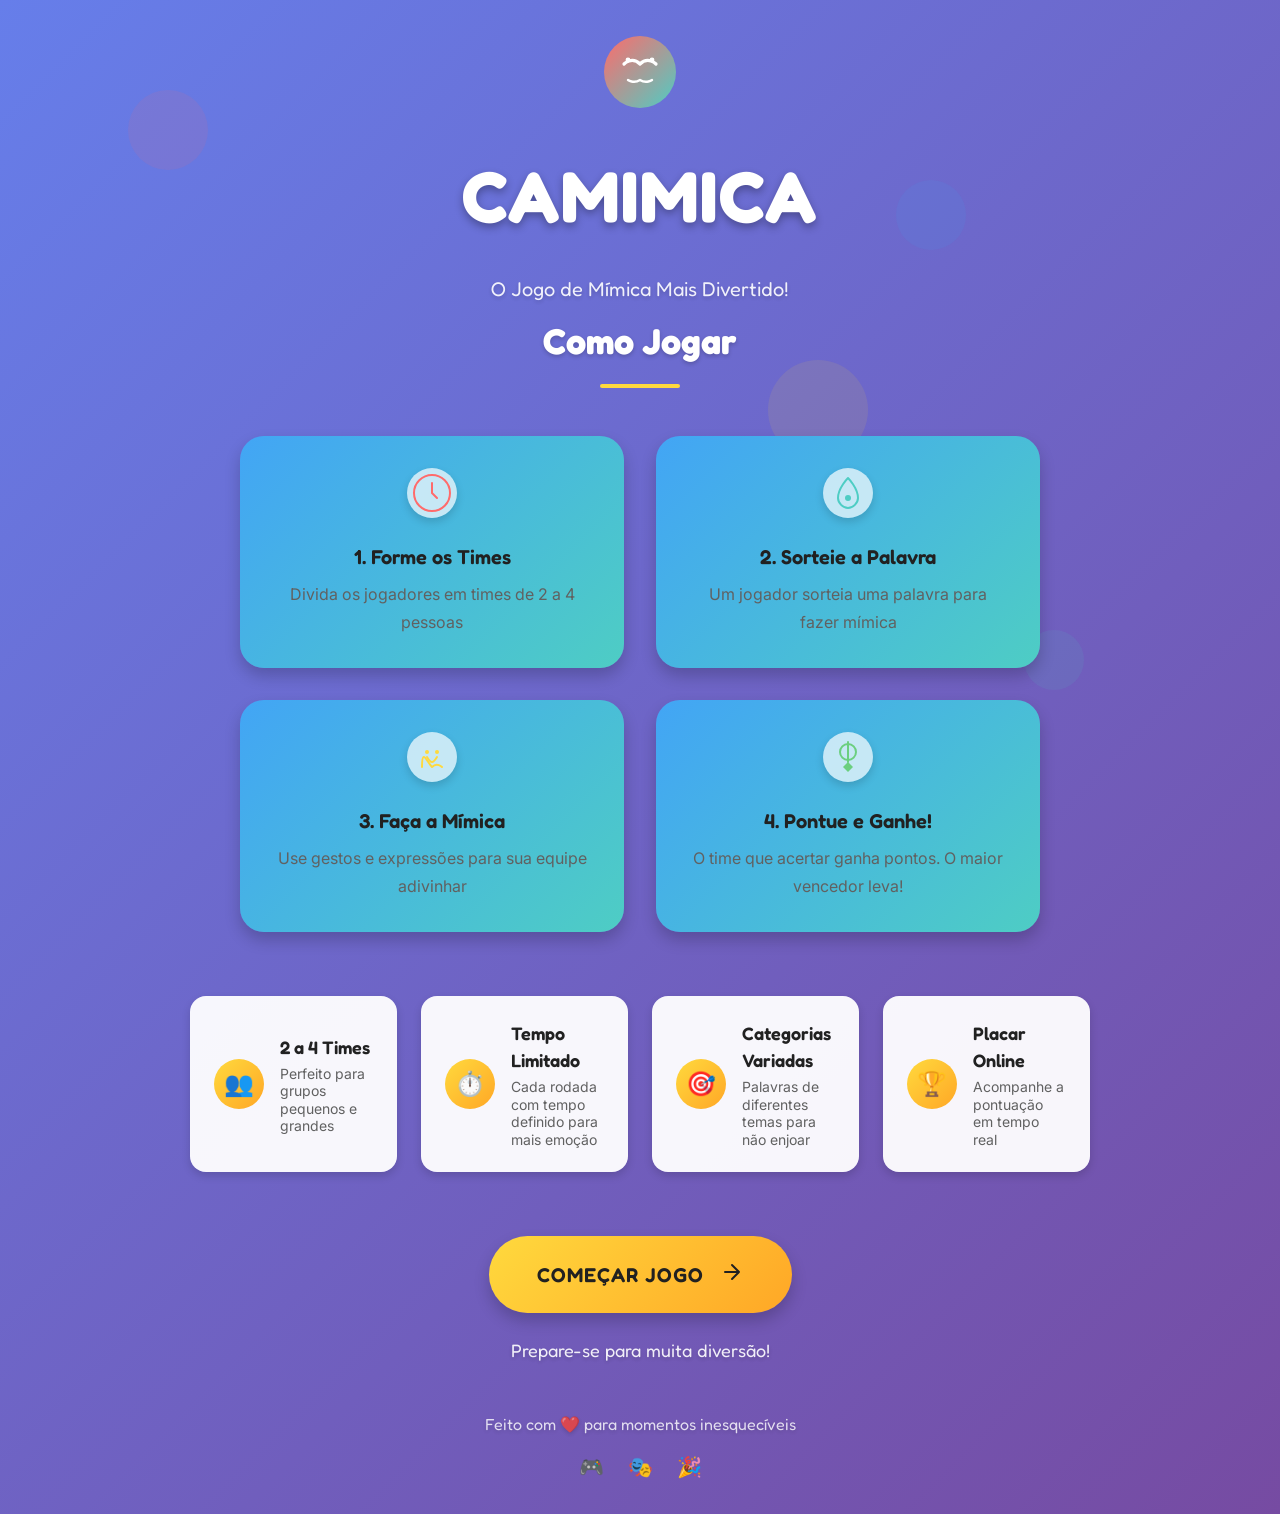
<file: index.html>
<!DOCTYPE html>
<html lang="pt-BR">
<head>
    <meta charset="UTF-8">
    <meta name="viewport" content="width=device-width, initial-scale=1.0">
    <meta name="description" content="CAMIMICA - Jogo de Mímica Divertido">
    <meta name="keywords" content="jogo, mimica, diversão, times, competição">
    <meta name="author" content="Alberto Ferreira Neto">
    <link rel="manifest" href="manifest.json">
    
    <!-- Open Graph Meta Tags -->
    <meta property="og:title" content="CAMIMICA - Jogo de Mímica">
    <meta property="og:description" content="O jogo de mímica mais divertido para jogar com amigos!">
    <meta property="og:type" content="website">
    
    <!-- Favicon -->
    <link rel="icon" type="image/svg+xml" href="assets/icons/favicon.svg">
    
    <!-- CSS -->
    <link rel="stylesheet" href="css/style.css">
    
    <!-- Google Fonts -->
    <link rel="preconnect" href="https://fonts.googleapis.com">
    <link rel="preconnect" href="https://fonts.gstatic.com" crossorigin>
    <link href="https://fonts.googleapis.com/css2?family=Fredoka:wght@300;400;500;600;700&family=Inter:wght@400;500;600;700&display=swap" rel="stylesheet">
    
    <title>CAMIMICA - Jogo de Mímica</title>
</head>
<body>
    <!-- Background Animation -->
    <div class="background-animation">
        <div class="floating-element floating-element--1"></div>
        <div class="floating-element floating-element--2"></div>
        <div class="floating-element floating-element--3"></div>
        <div class="floating-element floating-element--4"></div>
        <div class="floating-element floating-element--5"></div>
    </div>

    <!-- Main Container -->
    <main class="main-container">
        <!-- Game Logo -->
        <header class="game-header">
            <div class="game-logo">
                <div class="logo-icon">
                    <svg width="80" height="80" viewBox="0 0 100 100" fill="none" xmlns="http://www.w3.org/2000/svg">
                        <circle cx="50" cy="50" r="45" fill="url(#gradient1)"/>
                        <path d="M30 40C30 40 40 30 50 40C60 30 70 40 70 40" stroke="white" stroke-width="4" stroke-linecap="round" stroke-linejoin="round"/>
                        <circle cx="35" cy="35" r="3" fill="white"/>
                        <circle cx="65" cy="35" r="3" fill="white"/>
                        <path d="M35 60C35 60 42 65 50 60C58 65 65 60 65 60" stroke="white" stroke-width="3" stroke-linecap="round" stroke-linejoin="round"/>
                        <defs>
                            <linearGradient id="gradient1" x1="0%" y1="0%" x2="100%" y2="100%">
                                <stop offset="0%" style="stop-color:#FF6B6B"/>
                                <stop offset="100%" style="stop-color:#4ECDC4"/>
                            </linearGradient>
                        </defs>
                    </svg>
                </div>
                <h1 class="game-title">CAMIMICA</h1>
                <p class="game-subtitle">O Jogo de Mímica Mais Divertido!</p>
            </div>
        </header>

        <!-- How to Play Section -->
        <section class="how-to-play">
            <div class="section-header">
                <h2 class="section-title">Como Jogar</h2>
                <div class="title-underline"></div>
            </div>
            
            <div class="instructions-grid">
                <div class="instruction-card">
                    <div class="instruction-icon">
                        <svg width="40" height="40" viewBox="0 0 40 40" fill="none" xmlns="http://www.w3.org/2000/svg">
                            <circle cx="20" cy="20" r="18" stroke="var(--primary-color)" stroke-width="2"/>
                            <path d="M20 10V20L25 25" stroke="var(--primary-color)" stroke-width="2" stroke-linecap="round" stroke-linejoin="round"/>
                        </svg>
                    </div>
                    <h3>1. Forme os Times</h3>
                    <p>Divida os jogadores em times de 2 a 4 pessoas</p>
                </div>
                
                <div class="instruction-card">
                    <div class="instruction-icon">
                        <svg width="40" height="40" viewBox="0 0 40 40" fill="none" xmlns="http://www.w3.org/2000/svg">
                            <path d="M20 5C20 5 10 15 10 25C10 30 15 35 20 35C25 35 30 30 30 25C30 15 20 5 20 5Z" stroke="var(--secondary-color)" stroke-width="2" stroke-linecap="round" stroke-linejoin="round"/>
                            <circle cx="20" cy="25" r="3" fill="var(--secondary-color)"/>
                        </svg>
                    </div>
                    <h3>2. Sorteie a Palavra</h3>
                    <p>Um jogador sorteia uma palavra para fazer mímica</p>
                </div>
                
                <div class="instruction-card">
                    <div class="instruction-icon">
                        <svg width="40" height="40" viewBox="0 0 40 40" fill="none" xmlns="http://www.w3.org/2000/svg">
                            <path d="M15 20C15 20 18 25 20 25C22 25 25 20 25 20" stroke="var(--accent-color)" stroke-width="2" stroke-linecap="round" stroke-linejoin="round"/>
                            <circle cx="15" cy="15" r="2" fill="var(--accent-color)"/>
                            <circle cx="25" cy="15" r="2" fill="var(--accent-color)"/>
                            <path d="M10 30C10 10 15 25 20 30C25 25 30 30 30 30" stroke="var(--accent-color)" stroke-width="2" stroke-linecap="round" stroke-linejoin="round"/>
                        </svg>
                    </div>
                    <h3>3. Faça a Mímica</h3>
                    <p>Use gestos e expressões para sua equipe adivinhar</p>
                </div>
                
                <div class="instruction-card">
                    <div class="instruction-icon">
                        <svg width="40" height="40" viewBox="0 0 40 40" fill="none" xmlns="http://www.w3.org/2000/svg">
                            <path d="M20 35L25 30L20 25L15 30L20 35Z" fill="var(--success-color)"/>
                            <path d="M20 5V25" stroke="var(--success-color)" stroke-width="2" stroke-linecap="round"/>
                            <circle cx="20" cy="15" r="8" stroke="var(--success-color)" stroke-width="2" stroke-linecap="round" stroke-linejoin="round"/>
                        </svg>
                    </div>
                    <h3>4. Pontue e Ganhe!</h3>
                    <p>O time que acertar ganha pontos. O maior vencedor leva!</p>
                </div>
            </div>
        </section>

        <!-- Game Features -->
        <section class="game-features">
            <div class="features-container">
                <div class="feature-item">
                    <div class="feature-icon">👥</div>
                    <div class="feature-text">
                        <h4>2 a 4 Times</h4>
                        <p>Perfeito para grupos pequenos e grandes</p>
                    </div>
                </div>
                
                <div class="feature-item">
                    <div class="feature-icon">⏱️</div>
                    <div class="feature-text">
                        <h4>Tempo Limitado</h4>
                        <p>Cada rodada com tempo definido para mais emoção</p>
                    </div>
                </div>
                
                <div class="feature-item">
                    <div class="feature-icon">🎯</div>
                    <div class="feature-text">
                        <h4>Categorias Variadas</h4>
                        <p>Palavras de diferentes temas para não enjoar</p>
                    </div>
                </div>
                
                <div class="feature-item">
                    <div class="feature-icon">🏆</div>
                    <div class="feature-text">
                        <h4>Placar Online</h4>
                        <p>Acompanhe a pontuação em tempo real</p>
                    </div>
                </div>
            </div>
        </section>

        <!-- Start Button -->
        <section class="start-section">
            <button class="start-button" id="startButton" onclick="goToConfig()">
                <span class="button-text">Começar Jogo</span>
                <span class="button-icon">
                    <svg width="24" height="24" viewBox="0 0 24 24" fill="none" xmlns="http://www.w3.org/2000/svg">
                        <path d="M5 12L19 12M19 12L12 5M19 12L12 19" stroke="currentColor" stroke-width="2" stroke-linecap="round" stroke-linejoin="round"/>
                    </svg>
                </span>
            </button>
            
            <p class="start-subtitle">Prepare-se para muita diversão!</p>
        </section>

        <!-- Footer -->
        <footer class="game-footer">
            <p>Feito com ❤️ para momentos inesquecíveis</p>
            <div class="footer-icons">
                <span>🎮</span>
                <span>🎭</span>
                <span>🎉</span>
            </div>
        </footer>
    </main>

    <!-- JavaScript -->
    <script src="js/main.js"></script>
</body>
</html>
</file>
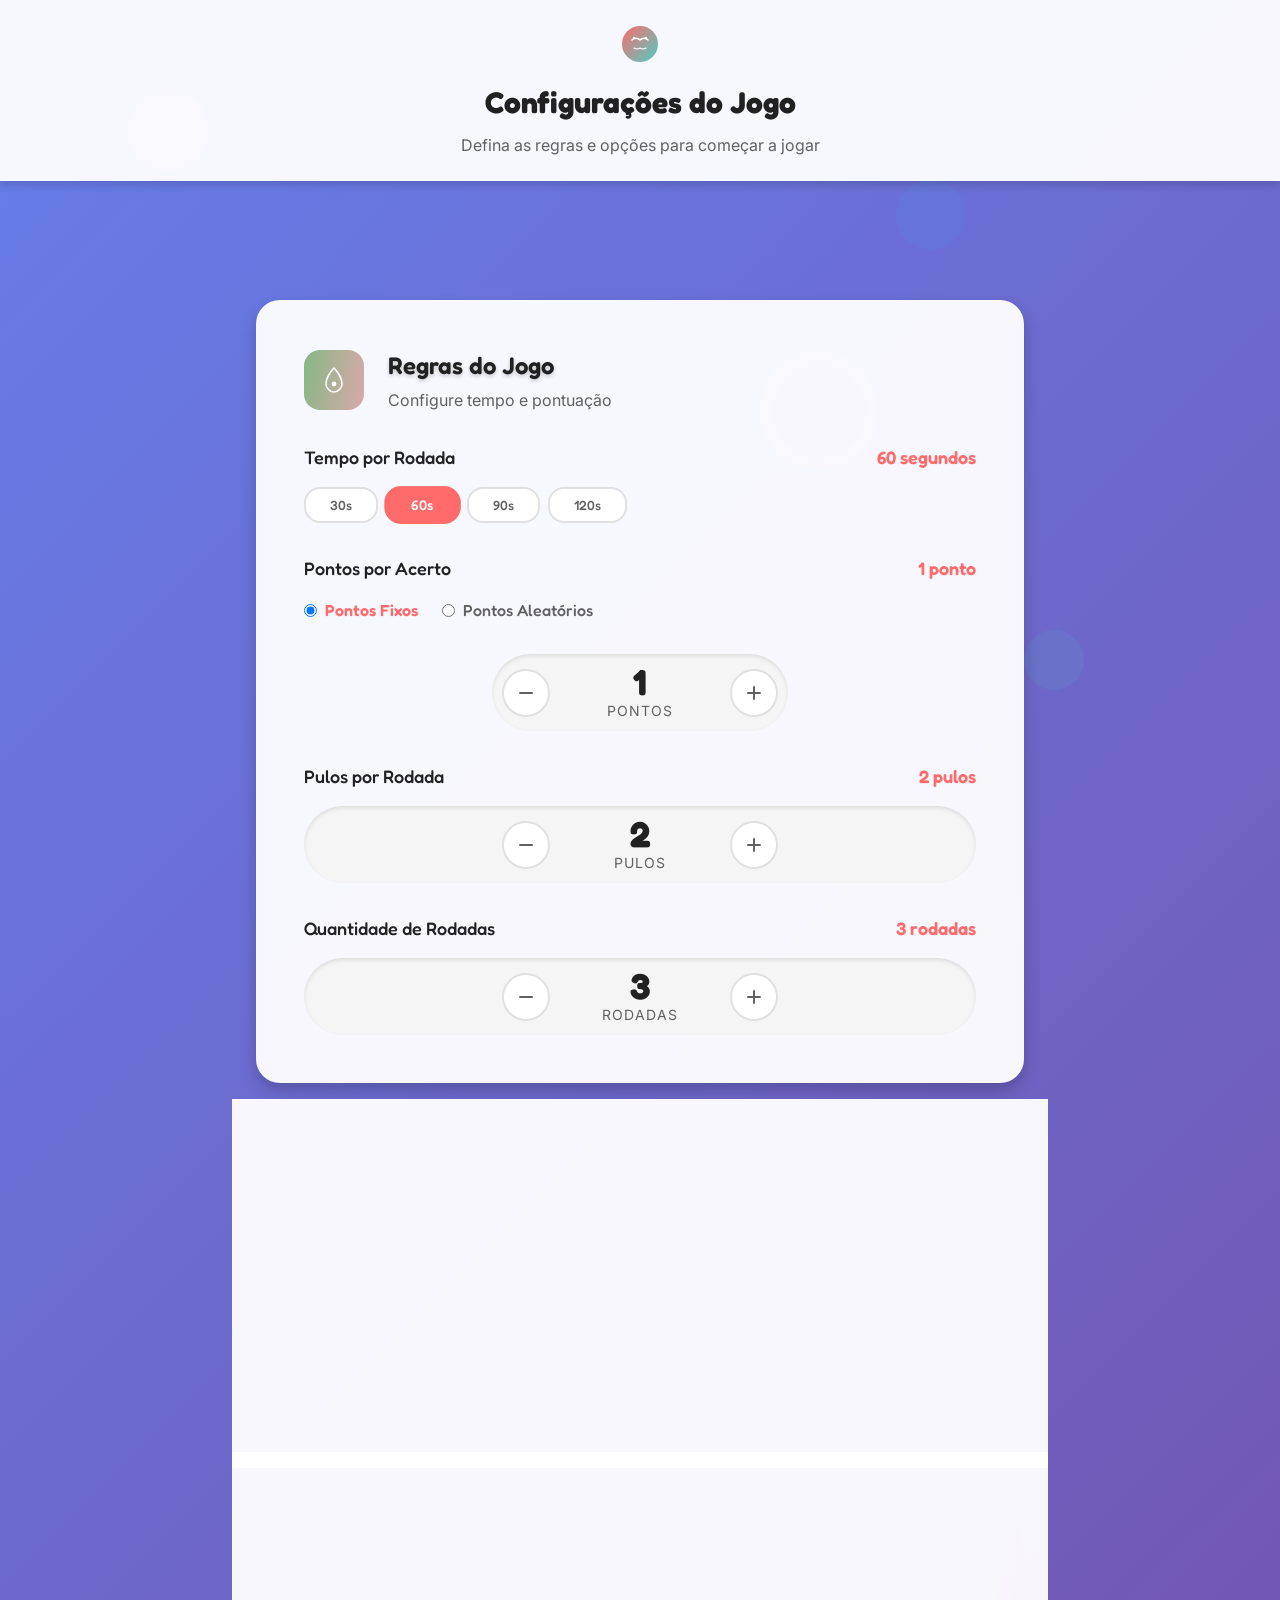
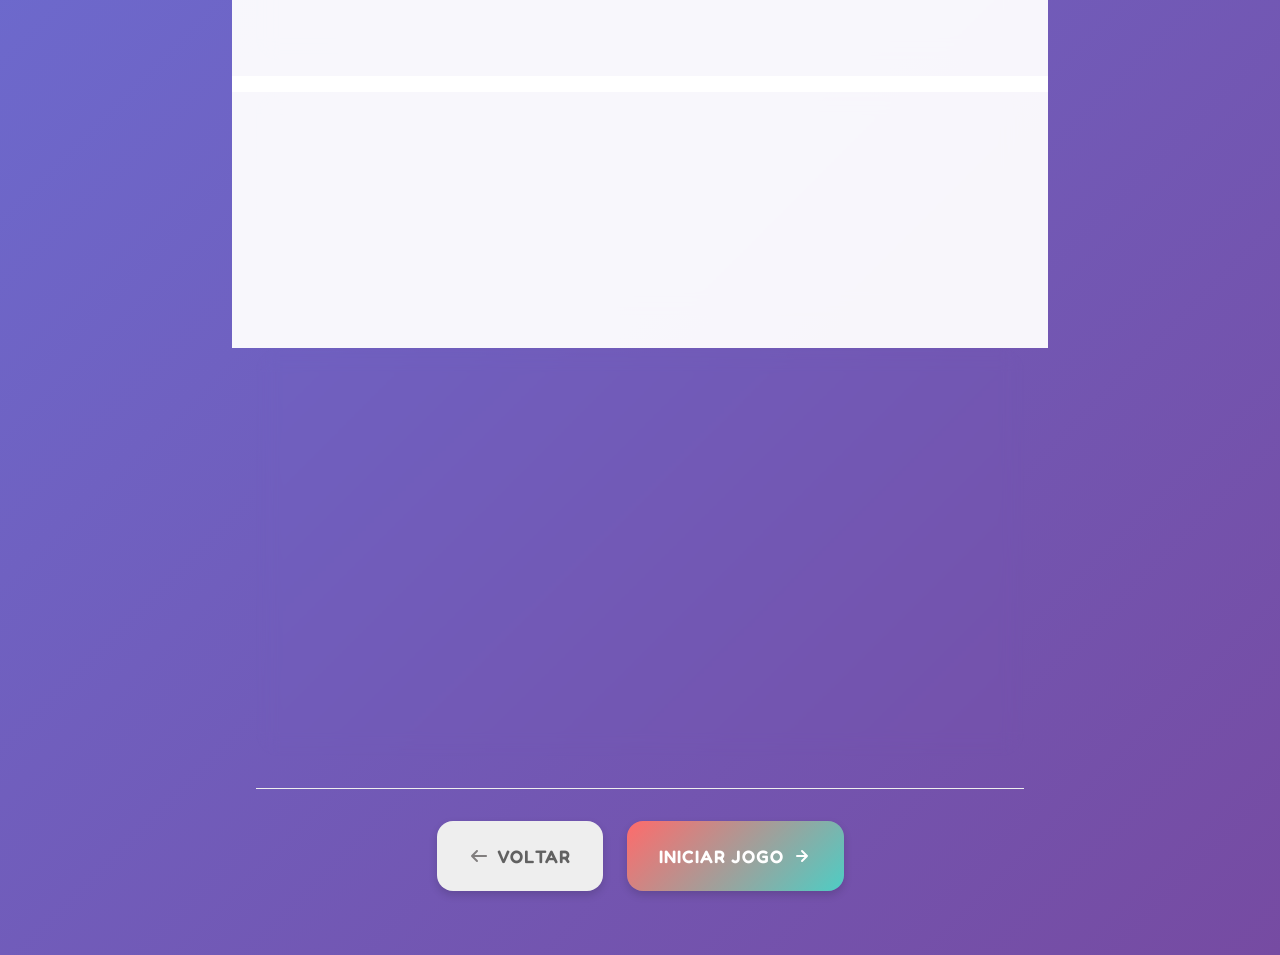
<file: configuracoes-jogo.html>
<!DOCTYPE html>
<html lang="pt-BR">
<head>
    <meta charset="UTF-8">
    <meta name="viewport" content="width=device-width, initial-scale=1.0">
    <meta name="description" content="Configurações do Jogo - CAMIMICA Jogo de Mímica">
    <meta name="keywords" content="jogo, mimica, configurações, times, pontuação">
    <meta name="author" content="CAMIMICA">
    
    <!-- Open Graph Meta Tags -->
    <meta property="og:title" content="Configurações do Jogo - CAMIMICA">
    <meta property="og:description" content="Configure as regras e opções do jogo">
    <meta property="og:type" content="website">
    
    <!-- Favicon -->
    <link rel="icon" type="image/svg+xml" href="assets/icons/favicon.svg">
    
    <!-- CSS -->
    <link rel="stylesheet" href="css/style.css">
    
    <!-- Google Fonts -->
    <link rel="preconnect" href="https://fonts.googleapis.com">
    <link rel="preconnect" href="https://fonts.gstatic.com" crossorigin>
    <link href="https://fonts.googleapis.com/css2?family=Fredoka:wght@300;400;500;600;700&family=Inter:wght@400;500;600;700&display=swap" rel="stylesheet">
    
    <title>Configurações do Jogo - CAMIMICA</title>
</head>
<body>
    <!-- Background Animation -->
    <div class="background-animation">
        <div class="floating-element floating-element--1"></div>
        <div class="floating-element floating-element--2"></div>
        <div class="floating-element floating-element--3"></div>
        <div class="floating-element floating-element--4"></div>
        <div class="floating-element floating-element--5"></div>
    </div>

    <!-- Header -->
    <header class="config-header">
        <!-- <button class="back-button" onclick="goBack()">
            <svg width="24" height="24" viewBox="0 0 24 24" fill="none" xmlns="http://www.w3.org/2000/svg">
                <path d="M19 12L5 12M5 12L12 5M5 12L12 19" stroke="currentColor" stroke-width="2" stroke-linecap="round" stroke-linejoin="round"/>
            </svg>
            Voltar
        </button> -->
        
        <div class="header-content">
            <div class="logo-small">
                <svg width="40" height="40" viewBox="0 0 100 100" fill="none" xmlns="http://www.w3.org/2000/svg">
                    <circle cx="50" cy="50" r="45" fill="url(#gradient1)"/>
                    <path d="M30 40C30 40 40 30 50 40C60 30 70 40 70 40" stroke="white" stroke-width="4" stroke-linecap="round" stroke-linejoin="round"/>
                    <circle cx="35" cy="35" r="3" fill="white"/>
                    <circle cx="65" cy="35" r="3" fill="white"/>
                    <path d="M35 60C35 60 42 65 50 60C58 65 65 60 65 60" stroke="white" stroke-width="3" stroke-linecap="round" stroke-linejoin="round"/>
                    <defs>
                        <linearGradient id="gradient1" x1="0%" y1="0%" x2="100%" y2="100%">
                            <stop offset="0%" style="stop-color:#FF6B6B"/>
                            <stop offset="100%" style="stop-color:#4ECDC4"/>
                        </linearGradient>
                    </defs>
                </svg>
            </div>
            <h1 class="page-title">Configurações do Jogo</h1>
            <p class="page-subtitle">Defina as regras e opções para começar a jogar</p>
        </div>
    </header>

    <!-- Main Content -->
    <main class="config-main">
        <form id="gameConfigForm" class="config-form">
            <!-- Game Rules Section -->
            <section class="config-section">
                <div class="section-header">
                    <div class="section-icon">
                        <svg width="32" height="32" viewBox="0 0 40 40" fill="none" xmlns="http://www.w3.org/2000/svg">
                            <path d="M20 5C20 5 10 15 10 25C10 30 15 35 20 35C25 35 30 30 30 25C30 15 20 5 20 5Z" stroke="var(--white)" stroke-width="2" stroke-linecap="round" stroke-linejoin="round"/>
                            <circle cx="20" cy="25" r="3" fill="var(--white)"/>
                        </svg>
                    </div>
                    <div>
                        <h2 class="section-title">Regras do Jogo</h2>
                        <p class="section-description">Configure tempo e pontuação</p>
                    </div>
                </div>
                
                <div class="config-options">
                    <div class="config-option">
                        <label class="config-label" for="roundTime">
                            <span class="label-text">Tempo por Rodada</span>
                            <span class="label-value" id="roundTimeValue">60 segundos</span>
                        </label>
                        <div class="time-selector">
                            <button type="button" class="time-button" data-time="30" onclick="setRoundTime(30)">30s</button>
                            <button type="button" class="time-button" data-time="60" onclick="setRoundTime(60)">60s</button>
                            <button type="button" class="time-button" data-time="90" onclick="setRoundTime(90)">90s</button>
                            <button type="button" class="time-button" data-time="120" onclick="setRoundTime(120)">120s</button>
                        </div>
                    </div>
                    
                    <div class="config-option">
                        <label class="config-label" for="pointsPerHit">
                            <span class="label-text">Pontos por Acerto</span>
                            <span class="label-value" id="pointsValue">1 ponto</span>
                        </label>
                        <div class="points-config">
                            <div class="points-type-selector">
                                <label class="radio-option">
                                    <input type="radio" name="pointsType" value="fixed" checked onchange="togglePointsType()">
                                    <span class="radio-label">Pontos Fixos</span>
                                </label>
                                <label class="radio-option">
                                    <input type="radio" name="pointsType" value="random" onchange="togglePointsType()">
                                    <span class="radio-label">Pontos Aleatórios</span>
                                </label>
                            </div>
                            <div class="points-input-group" id="fixedPointsGroup">
                                <div class="number-selector">
                                    <button type="button" class="selector-button selector-minus" onclick="decrementPoints()">
                                        <svg width="20" height="20" viewBox="0 0 20 20" fill="none" xmlns="http://www.w3.org/2000/svg">
                                            <path d="M4 10H16" stroke="currentColor" stroke-width="2" stroke-linecap="round"/>
                                        </svg>
                                    </button>
                                    <div class="selector-display">
                                        <span class="number-value" id="pointsPerHit">1</span>
                                        <span class="number-label">pontos</span>
                                    </div>
                                    <button type="button" class="selector-button selector-plus" onclick="incrementPoints()">
                                        <svg width="20" height="20" viewBox="0 0 20 20" fill="none" xmlns="http://www.w3.org/2000/svg">
                                            <path d="M4 10H16M10 4V16" stroke="currentColor" stroke-width="2" stroke-linecap="round"/>
                                        </svg>
                                    </button>
                                </div>
                            </div>
                            <div class="points-input-group hidden" id="randomPointsGroup">
                                <div class="range-selector">
                                    <div class="range-display">
                                        <span class="range-text">Entre</span>
                                        <div class="range-inputs">
                                            <input type="number" id="minRandomPoints" min="1" max="10" value="1" class="range-input" onchange="updateRandomPointsRange()">
                                            <span class="range-separator">e</span>
                                            <input type="number" id="maxRandomPoints" min="2" max="20" value="5" class="range-input" onchange="updateRandomPointsRange()">
                                        </div>
                                        <span class="range-text">pontos</span>
                                    </div>
                                </div>
                            </div>
                        </div>
                    </div>
                    
                    <div class="config-option">
                        <label class="config-label" for="skipsPerRound">
                            <span class="label-text">Pulos por Rodada</span>
                            <span class="label-value" id="skipsValue">2 pulos</span>
                        </label>
                        <div class="number-selector">
                            <button type="button" class="selector-button selector-minus" onclick="decrementSkips()">
                                <svg width="20" height="20" viewBox="0 0 20 20" fill="none" xmlns="http://www.w3.org/2000/svg">
                                    <path d="M4 10H16" stroke="currentColor" stroke-width="2" stroke-linecap="round"/>
                                </svg>
                            </button>
                            <div class="selector-display">
                                <span class="number-value" id="skipsPerRound">2</span>
                                <span class="number-label">pulos</span>
                            </div>
                            <button type="button" class="selector-button selector-plus" onclick="incrementSkips()">
                                <svg width="20" height="20" viewBox="0 0 20 20" fill="none" xmlns="http://www.w3.org/2000/svg">
                                    <path d="M4 10H16M10 4V16" stroke="currentColor" stroke-width="2" stroke-linecap="round"/>
                                </svg>
                            </button>
                        </div>
                    </div>
                    
                    <div class="config-option">
                        <label class="config-label" for="totalRounds">
                            <span class="label-text">Quantidade de Rodadas</span>
                            <span class="label-value" id="totalRoundsValue">3 rodadas</span>
                        </label>
                        <div class="number-selector">
                            <button type="button" class="selector-button selector-minus" onclick="decrementTotalRounds()">
                                <svg width="20" height="20" viewBox="0 0 20 20" fill="none" xmlns="http://www.w3.org/2000/svg">
                                    <path d="M4 10H16" stroke="currentColor" stroke-width="2" stroke-linecap="round"/>
                                </svg>
                            </button>
                            <div class="selector-display">
                                <span class="number-value" id="totalRounds">3</span>
                                <span class="number-label">rodadas</span>
                            </div>
                            <button type="button" class="selector-button selector-plus" onclick="incrementTotalRounds()">
                                <svg width="20" height="20" viewBox="0 0 20 20" fill="none" xmlns="http://www.w3.org/2000/svg">
                                    <path d="M4 10H16M10 4V16" stroke="currentColor" stroke-width="2" stroke-linecap="round"/>
                                </svg>
                            </button>
                        </div>
                    </div>
                </div>
            </section>

            <!-- Categories Section -->
            <section class="config-section">
                <div class="section-header">
                    <div class="section-icon">
                        <svg width="32" height="32" viewBox="0 0 40 40" fill="none" xmlns="http://www.w3.org/2000/svg">
                            <rect x="8" y="8" width="24" height="24" rx="4" stroke="var(--white)" stroke-width="2"/>
                            <path d="M8 16H32M8 24H32" stroke="var(--white)" stroke-width="2" stroke-linecap="round"/>
                        </svg>
                    </div>
                    <div>
                        <h2 class="section-title">Categorias de Palavras</h2>
                        <p class="section-description">Selecione as categorias disponíveis</p>
                    </div>
                </div>
                
                <div class="categories-grid">
                    <label class="category-checkbox">
                        <input type="checkbox" name="categories" value="acoes" checked>
                        <span class="category-icon">🏃</span>
                        <span class="category-name">Ações</span>
                    </label>
                    
                    <label class="category-checkbox">
                        <input type="checkbox" name="categories" value="animais" checked>
                        <span class="category-icon">🦁</span>
                        <span class="category-name">Animais</span>
                    </label>
                    
                    <label class="category-checkbox">
                        <input type="checkbox" name="categories" value="famosos" checked>
                        <span class="category-icon">⭐</span>
                        <span class="category-name">Famosos</span>
                    </label>
                    
                    <label class="category-checkbox">
                        <input type="checkbox" name="categories" value="objetos" checked>
                        <span class="category-icon">📦</span>
                        <span class="category-name">Objetos</span>
                    </label>
                </div>
            </section>

            <!-- Teams Summary -->
            <section class="config-section">
                <div class="section-header">
                    <div class="section-icon">
                        <svg width="32" height="32" viewBox="0 0 40 40" fill="none" xmlns="http://www.w3.org/2000/svg">
                            <circle cx="15" cy="15" r="5" fill="var(--primary-color)"/>
                            <circle cx="25" cy="15" r="5" fill="var(--secondary-color)"/>
                            <circle cx="20" cy="25" r="5" fill="var(--accent-color)"/>
                            <path d="M15 20L20 25L25 20" stroke="var(--text-primary)" stroke-width="2" stroke-linecap="round" stroke-linejoin="round"/>
                        </svg>
                    </div>
                    <div>
                        <h2 class="section-title">Resumo dos Times</h2>
                        <p class="section-description">Verifique os nomes dos times e jogadores</p>
                    </div>
                </div>
                
                <div class="teams-summary" id="teamsSummary">
                    <!-- Teams will be loaded dynamically -->
                </div>
            </section>

            <!-- Quick Actions -->
            <section class="quick-actions">
                <h3>Ações Rápidas</h3>
                <div class="actions-grid">
                    <button type="button" class="action-button" onclick="resetToDefaults()">
                        <span class="action-icon">🔄</span>
                        <span class="action-text">Redefinir Padrões</span>
                    </button>
                    <button type="button" class="action-button" onclick="randomizeSettings()">
                        <span class="action-icon">🎲</span>
                        <span class="action-text">Configurações Aleatórias</span>
                    </button>
                    <button type="button" class="action-button" onclick="savePreset()">
                        <span class="action-icon">💾</span>
                        <span class="action-text">Salvar Predefinição</span>
                    </button>
                </div>
            </section>

            <!-- Next Steps -->
            <section class="instructions-section">
                <div class="instruction-card">
                    <div class="instruction-icon">
                        <svg width="32" height="32" viewBox="0 0 40 40" fill="none" xmlns="http://www.w3.org/2000/svg">
                            <circle cx="20" cy="20" r="18" stroke="var(--info-color)" stroke-width="2"/>
                            <path d="M20 12V20L25 25" stroke="var(--info-color)" stroke-width="2" stroke-linecap="round" stroke-linejoin="round"/>
                        </svg>
                    </div>
                    <div class="instruction-content">
                        <h3>Próximos Passos</h3>
                        <ul>
                            <li>Após configurar as regras, o jogo começará com o Time 1</li>
                            <li>Um jogador de cada vez fará as mímicas dentro do tempo definido</li>
                            <li>Os outros integrantes do time tentarão adivinhar</li>
                            <li>Cada acerto vale pontos conforme configurado</li>
                            <li>O primeiro time a atingir a pontuação de vitória ganha!</li>
                            <li>As configurações podem ser ajustadas a qualquer momento</li>
                        </ul>
                    </div>
                </div>
            </section>

            <!-- Action Buttons -->
            <section class="action-section">
                <button type="button" class="secondary-button" onclick="goBack()">
                    <svg xmlns="http://www.w3.org/2000/svg" height="20" width="20" viewBox="0 0 640 640"><!--!Font Awesome Free v7.2.0 by @fontawesome - https://fontawesome.com License - https://fontawesome.com/license/free Copyright 2026 Fonticons, Inc.-->
                        <path fill="rgb(129, 126, 126)" d="M73.4 297.4C60.9 309.9 60.9 330.2 73.4 342.7L233.4 502.7C245.9 515.2 266.2 515.2 278.7 502.7C291.2 490.2 291.2 469.9 278.7 457.4L173.3 352L544 352C561.7 352 576 337.7 576 320C576 302.3 561.7 288 544 288L173.3 288L278.7 182.6C291.2 170.1 291.2 149.8 278.7 137.3C266.2 124.8 245.9 124.8 233.4 137.3L73.4 297.3z"/>
                    </svg>
                    Voltar
                </button>
                
                <button type="submit" class="primary-button">
                    Iniciar Jogo
                    <svg width="20" height="20" viewBox="0 0 20 20" fill="none" xmlns="http://www.w3.org/2000/svg">
                        <path d="M5 10L15 10M15 10L10 5M15 10L10 15" stroke="currentColor" stroke-width="2" stroke-linecap="round" stroke-linejoin="round"/>
                    </svg>
                </button>
            </section>
        </form>
    </main>

    <!-- Hidden inputs for form submission -->
    <input type="hidden" id="roundTimeInput" name="roundTime" value="60">
    <input type="hidden" id="pointsInput" name="points" value="1">
    <input type="hidden" id="totalRoundsInput" name="totalRounds" value="3">
    <input type="hidden" id="pointsTypeInput" name="pointsType" value="fixed">
    <input type="hidden" id="minRandomPointsInput" name="minRandomPoints" value="1">
    <input type="hidden" id="maxRandomPointsInput" name="maxRandomPoints" value="5">
    <input type="hidden" id="skipsPerRoundInput" name="skipsPerRound" value="2">

    <!-- JavaScript -->
    <script src="js/main.js"></script>
</body>
</html>
</file>
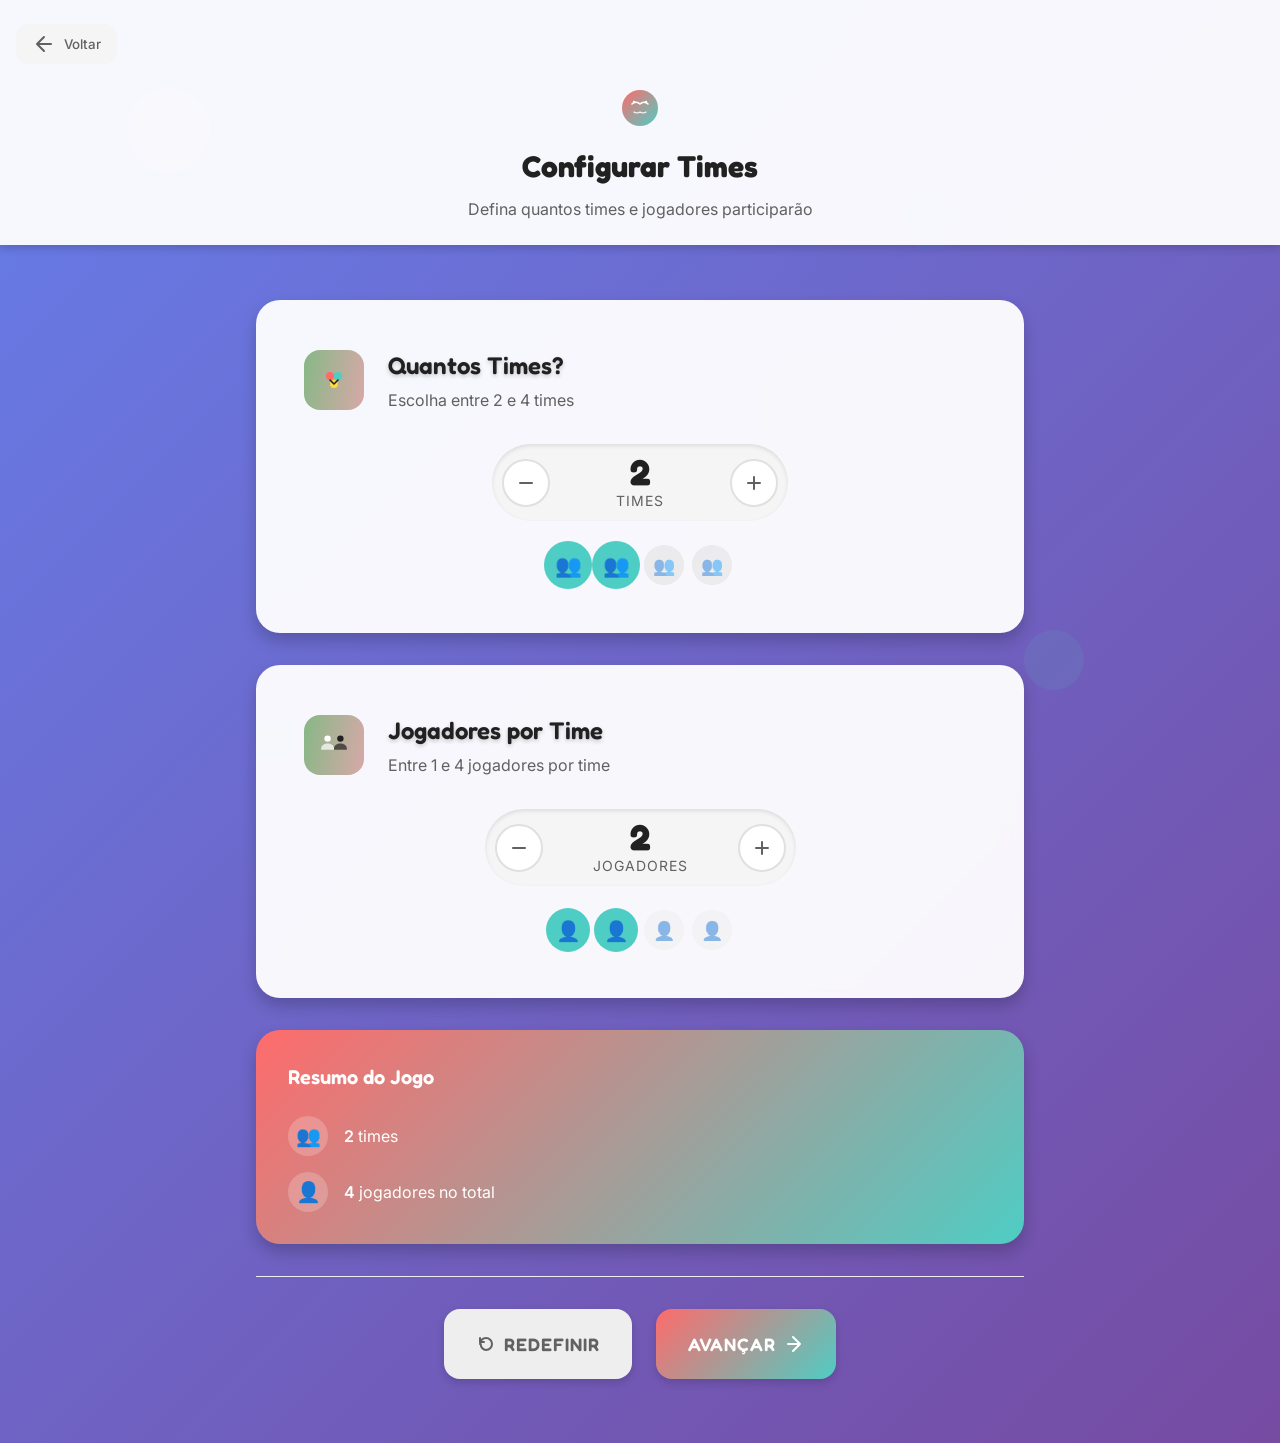
<file: configurar-times.html>
<!DOCTYPE html>
<html lang="pt-BR">
<head>
    <meta charset="UTF-8">
    <meta name="viewport" content="width=device-width, initial-scale=1.0">
    <meta name="description" content="Configurar times - CAMIMICA Jogo de Mímica">
    <meta name="keywords" content="jogo, mimica, times, configuração">
    <meta name="author" content="CAMIMICA">
    
    <!-- Open Graph Meta Tags -->
    <meta property="og:title" content="Configurar Times - CAMIMICA">
    <meta property="og:description" content="Configure os times para começar a jogar">
    <meta property="og:type" content="website">
    
    <!-- Favicon -->
    <link rel="icon" type="image/svg+xml" href="assets/icons/favicon.svg">
    
    <!-- CSS -->
    <link rel="stylesheet" href="css/style.css">
    
    <!-- Google Fonts -->
    <link rel="preconnect" href="https://fonts.googleapis.com">
    <link rel="preconnect" href="https://fonts.gstatic.com" crossorigin>
    <link href="https://fonts.googleapis.com/css2?family=Fredoka:wght@300;400;500;600;700&family=Inter:wght@400;500;600;700&display=swap" rel="stylesheet">
    
    <title>Configurar Times - CAMIMICA</title>
</head>
<body>
    <!-- Background Animation -->
    <div class="background-animation">
        <div class="floating-element floating-element--1"></div>
        <div class="floating-element floating-element--2"></div>
        <div class="floating-element floating-element--3"></div>
        <div class="floating-element floating-element--4"></div>
        <div class="floating-element floating-element--5"></div>
    </div>

    <!-- Header -->
    <header class="config-header">
        <button class="back-button" onclick="goBack()">
            <svg width="24" height="24" viewBox="0 0 24 24" fill="none" xmlns="http://www.w3.org/2000/svg">
                <path d="M19 12L5 12M5 12L12 5M5 12L12 19" stroke="currentColor" stroke-width="2" stroke-linecap="round" stroke-linejoin="round"/>
            </svg>
            Voltar
        </button>
        
        <div class="header-content">
            <div class="logo-small">
                <svg width="40" height="40" viewBox="0 0 100 100" fill="none" xmlns="http://www.w3.org/2000/svg">
                    <circle cx="50" cy="50" r="45" fill="url(#gradient1)"/>
                    <path d="M30 40C30 40 40 30 50 40C60 30 70 40 70 40" stroke="white" stroke-width="4" stroke-linecap="round" stroke-linejoin="round"/>
                    <circle cx="35" cy="35" r="3" fill="white"/>
                    <circle cx="65" cy="35" r="3" fill="white"/>
                    <path d="M35 60C35 60 42 65 50 60C58 65 65 60 65 60" stroke="white" stroke-width="3" stroke-linecap="round" stroke-linejoin="round"/>
                    <defs>
                        <linearGradient id="gradient1" x1="0%" y1="0%" x2="100%" y2="100%">
                            <stop offset="0%" style="stop-color:#FF6B6B"/>
                            <stop offset="100%" style="stop-color:#4ECDC4"/>
                        </linearGradient>
                    </defs>
                </svg>
            </div>
            <h1 class="page-title">Configurar Times</h1>
            <p class="page-subtitle">Defina quantos times e jogadores participarão</p>
        </div>
    </header>

    <!-- Main Content -->
    <main class="config-main">
        <form id="configForm" class="config-form">
            <!-- Number of Teams Section -->
            <section class="config-section">
                <div class="section-header">
                    <div class="section-icon">
                        <svg width="32" height="32" viewBox="0 0 40 40" fill="none" xmlns="http://www.w3.org/2000/svg">
                            <circle cx="15" cy="15" r="5" fill="var(--primary-color)"/>
                            <circle cx="25" cy="15" r="5" fill="var(--secondary-color)"/>
                            <circle cx="20" cy="25" r="5" fill="var(--accent-color)"/>
                            <path d="M15 20L20 25L25 20" stroke="var(--text-primary)" stroke-width="2" stroke-linecap="round" stroke-linejoin="round"/>
                        </svg>
                    </div>
                    <div>
                        <h2 class="section-title">Quantos Times?</h2>
                        <p class="section-description">Escolha entre 2 e 4 times</p>
                    </div>
                </div>
                
                <div class="selector-container">
                    <div class="number-selector" id="teamsSelector">
                        <button type="button" class="selector-button selector-minus" onclick="decrementTeams()">
                            <svg width="20" height="20" viewBox="0 0 20 20" fill="none" xmlns="http://www.w3.org/2000/svg">
                                <path d="M4 10H16" stroke="currentColor" stroke-width="2" stroke-linecap="round"/>
                            </svg>
                        </button>
                        <div class="selector-display">
                            <span class="number-value" id="teamsValue">2</span>
                            <span class="number-label">Times</span>
                        </div>
                        <button type="button" class="selector-button selector-plus" onclick="incrementTeams()">
                            <svg width="20" height="20" viewBox="0 0 20 20" fill="none" xmlns="http://www.w3.org/2000/svg">
                                <path d="M4 10H16M10 4V16" stroke="currentColor" stroke-width="2" stroke-linecap="round"/>
                            </svg>
                        </button>
                    </div>
                    
                    <div class="team-preview" id="teamPreview">
                        <div class="preview-dot active">👥</div>
                        <div class="preview-dot active">👥</div>
                        <div class="preview-dot">👥</div>
                        <div class="preview-dot">👥</div>
                    </div>
                </div>
            </section>

            <!-- Players per Team Section -->
            <section class="config-section">
                <div class="section-header">
                    <div class="section-icon">
                        <svg width="32" height="32" viewBox="0 0 40 40" fill="none" xmlns="http://www.w3.org/2000/svg">
                            <circle cx="12" cy="12" r="4" fill="var(--white)"/>
                            <path d="M12 18C8 18 4 20 4 24V26H20V24C20 20 16 18 12 18Z" fill="var(--white)" opacity="0.7"/>
                            <circle cx="28" cy="12" r="4" fill="var(--gray-900)"/>
                            <path d="M28 18C24 18 20 20 20 24V26H36V24C36 20 32 18 28 18Z" fill="var(--gray-900)" opacity="0.7"/>
                        </svg>
                    </div>
                    <div>
                        <h2 class="section-title">Jogadores por Time</h2>
                        <p class="section-description">Entre 1 e 4 jogadores por time</p>
                    </div>
                </div>
                
                <div class="selector-container">
                    <div class="number-selector" id="playersSelector">
                        <button type="button" class="selector-button selector-minus" onclick="decrementPlayers()">
                            <svg width="20" height="20" viewBox="0 0 20 20" fill="none" xmlns="http://www.w3.org/2000/svg">
                                <path d="M4 10H16" stroke="currentColor" stroke-width="2" stroke-linecap="round"/>
                            </svg>
                        </button>
                        <div class="selector-display">
                            <span class="number-value" id="playersValue">2</span>
                            <span class="number-label">Jogadores</span>
                        </div>
                        <button type="button" class="selector-button selector-plus" onclick="incrementPlayers()">
                            <svg width="20" height="20" viewBox="0 0 20 20" fill="none" xmlns="http://www.w3.org/2000/svg">
                                <path d="M4 10H16M10 4V16" stroke="currentColor" stroke-width="2" stroke-linecap="round"/>
                            </svg>
                        </button>
                    </div>
                    
                    <div class="players-preview" id="playersPreview">
                        <div class="player-icon active">👤</div>
                        <div class="player-icon active">👤</div>
                        <div class="player-icon">👤</div>
                        <div class="player-icon">👤</div>
                    </div>
                </div>
            </section>

            <!-- Game Summary -->
            <section class="summary-section">
                <div class="summary-card">
                    <h3>Resumo do Jogo</h3>
                    <div class="summary-content">
                        <div class="summary-item">
                            <span class="summary-icon">👥</span>
                            <span class="summary-text">
                                <strong id="totalTeams">2</strong> times
                            </span>
                        </div>
                        <div class="summary-item">
                            <span class="summary-icon">👤</span>
                            <span class="summary-text">
                                <strong id="totalPlayers">4</strong> jogadores no total
                            </span>
                        </div>
                    </div>
                </div>
            </section>

            <!-- Action Buttons -->
            <section class="action-section">
                <button type="button" class="secondary-button" onclick="resetConfig()">
                    <svg width="20" height="20" viewBox="0 0 20 20" fill="none" xmlns="http://www.w3.org/2000/svg">
                        <path d="M4 10C4 6.686 6.686 4 10 4C13.314 4 16 6.686 16 10C16 13.314 13.314 16 10 16C7.314 16 4.686 13.314 4.686 10" stroke="currentColor" stroke-width="2" stroke-linecap="round"/>
                        <path d="M4 4V8H8" stroke="currentColor" stroke-width="2" stroke-linecap="round" stroke-linejoin="round"/>
                    </svg>
                    Redefinir
                </button>
                
                <button type="submit" class="primary-button">
                    Avançar
                    <svg width="20" height="20" viewBox="0 0 20 20" fill="none" xmlns="http://www.w3.org/2000/svg">
                        <path d="M4 10L16 10M16 10L9 3M16 10L9 17" stroke="currentColor" stroke-width="2" stroke-linecap="round" stroke-linejoin="round"/>
                    </svg>
                </button>
            </section>
        </form>
    </main>

    <!-- Hidden inputs for form submission -->
    <input type="hidden" id="teamsInput" name="teams" value="2">
    <input type="hidden" id="playersInput" name="players" value="2">

    <!-- JavaScript -->
    <script src="js/main.js"></script>
</body>
</html>
</file>
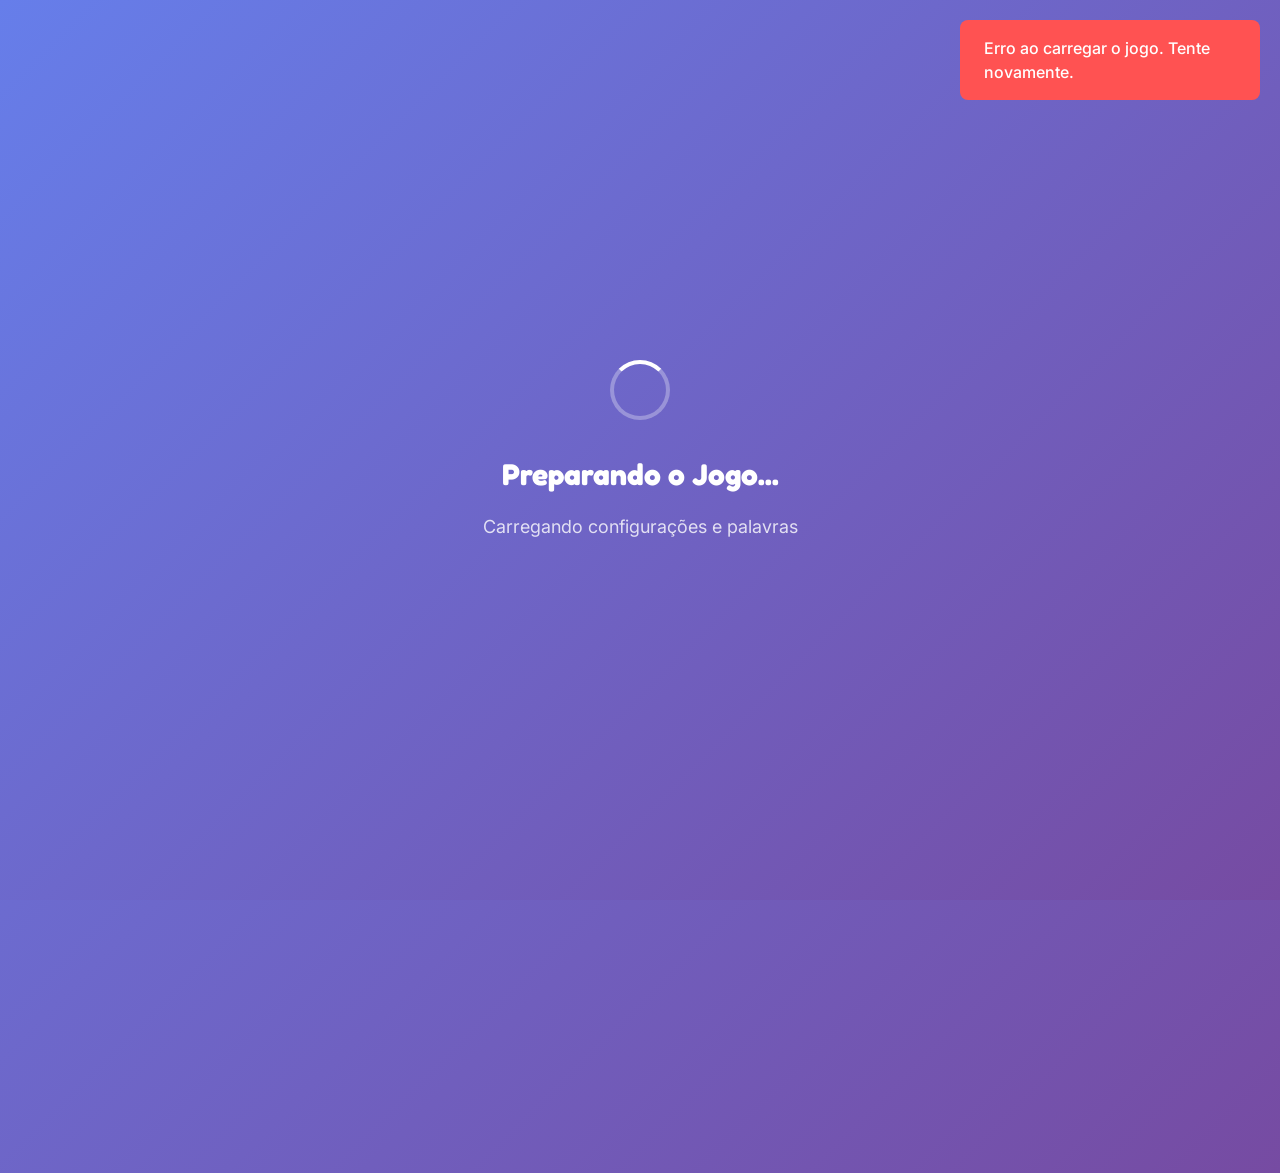
<file: jogo.html>
<!DOCTYPE html>
<html lang="pt-BR">
<head>
    <meta charset="UTF-8">
    <meta name="viewport" content="width=device-width, initial-scale=1.0">
    <meta name="description" content="Jogo de Mímica - CAMIMICA">
    <meta name="keywords" content="jogo, mimica, diversão, amigos">
    <meta name="author" content="CAMIMICA">
    
    <!-- Open Graph Meta Tags -->
    <meta property="og:title" content="Jogo - CAMIMICA">
    <meta property="og:description" content="Jogo de mímica com amigos e família">
    <meta property="og:type" content="website">
    
    <!-- Favicon -->
    <link rel="icon" type="image/svg+xml" href="assets/icons/favicon.svg">
    
    <!-- CSS -->
    <link rel="stylesheet" href="css/style.css">
    
    <!-- Google Fonts -->
    <link rel="preconnect" href="https://fonts.googleapis.com">
    <link rel="preconnect" href="https://fonts.gstatic.com" crossorigin>
    <link href="https://fonts.googleapis.com/css2?family=Fredoka:wght@300;400;500;600;700&family=Inter:wght@400;500;600;700&display=swap" rel="stylesheet">
    
    <title>Jogo - CAMIMICA</title>
</head>
<body>
    <!-- Background Animation -->
    <div class="background-animation">
        <div class="floating-element floating-element--1"></div>
        <div class="floating-element floating-element--2"></div>
        <div class="floating-element floating-element--3"></div>
        <div class="floating-element floating-element--4"></div>
        <div class="floating-element floating-element--5"></div>
    </div>

    <!-- Header -->
    <header class="game-header">
        <div class="header-content header-content-game">
            <div class="logo-small">
                <svg width="40" height="40" viewBox="0 0 100 100" fill="none" xmlns="http://www.w3.org/2000/svg">
                    <circle cx="50" cy="50" r="45" fill="url(#gradient1)"/>
                    <path d="M30 40C30 40 40 30 50 40C60 30 70 40 70 40" stroke="white" stroke-width="4" stroke-linecap="round" stroke-linejoin="round"/>
                    <circle cx="35" cy="35" r="3" fill="white"/>
                    <circle cx="65" cy="35" r="3" fill="white"/>
                    <path d="M35 60C35 60 42 65 50 60C58 65 65 60 65 60" stroke="white" stroke-width="3" stroke-linecap="round" stroke-linejoin="round"/>
                    <defs>
                        <linearGradient id="gradient1" x1="0%" y1="0%" x2="100%" y2="100%">
                            <stop offset="0%" style="stop-color:#FF6B6B"/>
                            <stop offset="100%" style="stop-color:#4ECDC4"/>
                        </linearGradient>
                    </defs>
                </svg>
            </div>
            <h1 class="page-title">CAMIMICA</h1>
            <button class="back-button" onclick="goBack()">
                <svg width="24" height="24" viewBox="0 0 24 24" fill="none" xmlns="http://www.w3.org/2000/svg">
                    <path d="M19 12L5 12M5 12L12 5M5 12L12 19" stroke="currentColor" stroke-width="2" stroke-linecap="round" stroke-linejoin="round"/>
                </svg>
                Sair
            </button>
        </div>
    </header>

    <!-- Main Content -->
    <main class="game-main" id="gameMain">
        <!-- Loading Screen -->
        <div class="loading-screen" id="loadingScreen">
            <div class="loading-content">
                <div class="loading-spinner"></div>
                <h2 class="loading-title">Preparando o Jogo...</h2>
                <p class="loading-text">Carregando configurações e palavras</p>
            </div>
        </div>

        <!-- Game Container -->
        <div class="game-container hidden" id="gameContainer">
            <!-- Current Turn -->
            <section class="current-turn">
                <div class="turn-info">
                    <h2 class="turn-title">Vez de:</h2>
                    <div class="current-player" id="currentPlayer">
                        <div class="player-avatar">
                        <svg xmlns="http://www.w3.org/2000/svg" width="40" height="40" viewBox="0 0 24 24" fill="none" stroke="white" stroke-width="2" stroke-linecap="round" stroke-linejoin="round"><path d="M5.52 19c.64-2.2 1.84-3 3.22-3h6.52c1.38 0 2.58.8 3.22 3"/><circle cx="12" cy="10" r="3"/><circle cx="12" cy="12" r="10"/></svg>                        </div>
                        <div class="player-details">
                            <h3 class="player-name" id="playerName">-</h3>
                            <p class="player-team" id="playerTeam">-</p>
                        </div>
                    </div>
                </div>
            </section>

            <!-- Game Area -->
            <section class="game-area">
                <!-- Word Display -->
                <div class="word-container">
                    <div class="word-display" id="wordDisplay">
                        <div class="word-content">
                            <h2 class="word-text" id="wordText">Clique em "Mostrar Palavra" para ver</h2>
                            <div class="word-category" id="wordCategory">-</div>
                            <div class="word-points hidden" id="wordPoints">
                                <span class="points-label">Valendo:</span>
                                <span class="points-value" id="pointsValue">-</span>
                                <span class="points-text">pontos</span>
                            </div>
                        </div>
                    </div>
                    <div class="word-actions">
                        <button class="action-button show-word-button" id="showWordButton" onclick="showWord()">
                            <svg width="20" height="20" viewBox="0 0 20 20" fill="none" xmlns="http://www.w3.org/2000/svg">
                                <path d="M10 12C11.1046 12 12 11.1046 12 10C12 8.89543 11.1046 8 10 8C8.89543 8 8 8.89543 8 10C8 11.1046 8.89543 12 10 12Z" fill="currentColor"/>
                                <path d="M2 10C2 10 5 5 10 5C15 5 18 10 18 10C18 10 15 15 10 15C5 15 2 10 2 10Z" stroke="currentColor" stroke-width="2" stroke-linecap="round" stroke-linejoin="round"/>
                            </svg>
                            Mostrar Palavra
                        </button>
                        <button class="skip-word-button action-button hidden" id="skipWordButton" onclick="skipWord()" disabled>
                            <svg xmlns="http://www.w3.org/2000/svg" width="24" height="24" viewBox="0 0 24 24" fill="none" stroke="#000000" stroke-width="2" stroke-linecap="round" stroke-linejoin="round"><polygon points="5 4 15 12 5 20 5 4"></polygon><line x1="19" y1="5" x2="19" y2="19"></line></svg>
                            <div id="skip-label">
                                Pular (<span id="skipCount">2</span>)
                            </div> 
                        </button>
                        <button class="action-button start-turn-button hidden" id="startTurnButton" onclick="startTurn()">
                            <svg xmlns="http://www.w3.org/2000/svg" width="24" height="24" viewBox="0 0 24 24" fill="none" stroke="#000000" stroke-width="2" stroke-linecap="round" stroke-linejoin="round"><polygon points="5 3 19 12 5 21 5 3"></polygon></svg>
                            Começar Vez
                        </button>
                    </div>
                </div>

                <!-- Timer -->
                <div class="timer-container">
                    <div class="timer-display" id="timerDisplay">
                        <span class="timer-value" id="timerValue">60</span>
                        <span class="timer-label">segundos</span>
                    </div>
                    <div class="timer-controls">
                        <button class="timer-button timer-end hidden" id="endTurnButton" onclick="endTurn()">
                            <svg width="20" height="20" viewBox="0 0 20 20" fill="none" xmlns="http://www.w3.org/2000/svg">
                                <rect x="4" y="4" width="12" height="12" rx="2" fill="currentColor"/>
                            </svg>
                            Encerrar
                        </button>
                    </div>
                </div>
            </section>

            <!-- Score Board -->
            <section class="score-board">
                <h2 class="score-title">Placar</h2>
                <div class="teams-score" id="teamsScore">
                    <!-- Scores will be loaded dynamically -->
                </div>
            </section>

            <!-- Game Status -->
            <section class="game-status">
                <div class="status-info">
                    <h3 class="status-title">Status do Jogo</h3>
                    <div class="status-details">
                        <div class="status-item">
                            <span class="status-label">Rodada:</span>
                            <span class="status-value" id="roundNumber">1</span>
                        </div>
                        <div class="status-item">
                            <span class="status-label">Rodadas Totais:</span>
                            <span class="status-value" id="totalRoundsDisplay">3</span>
                        </div>
                    </div>
                </div>
            </section>
        </div>

        <!-- Round Result Modal -->
        <div class="modal hidden" id="roundResultModal">
            <div class="modal-content">
                <div class="modal-header">
                    <h3 class="modal-title">Mimica Encerrada!</h3>
                    <button class="modal-close" onclick="closeRoundResult()">
                        <svg width="24" height="24" viewBox="0 0 24 24" fill="none" xmlns="http://www.w3.org/2000/svg">
                            <path d="M18 6L6 18M6 6L18 18" stroke="currentColor" stroke-width="2" stroke-linecap="round"/>
                        </svg>
                    </button>
                </div>
                <div class="modal-body">
                    <div class="round-info">
                        <p class="round-message">Fim da Mimica! A equipe acertou ou errou?</p>
                        <div class="result-buttons">
                            <button class="result-button hit-result-button" onclick="handleResult('hit')">
                                <svg width="24" height="24" viewBox="0 0 24 24" fill="none" xmlns="http://www.w3.org/2000/svg">
                                    <path d="M9 12L11 14L15 10M21 12C21 16.9706 16.9706 21 12 21C7.02944 21 3 16.9706 3 12C3 7.02944 7.02944 3 12 3C16.9706 3 21 7.02944 21 12Z" stroke="currentColor" stroke-width="2" stroke-linecap="round" stroke-linejoin="round"/>
                                </svg>
                                Acertou
                            </button>
                            <button class="result-button miss-result-button" onclick="handleResult('miss')">
                                <svg width="24" height="24" viewBox="0 0 24 24" fill="none" xmlns="http://www.w3.org/2000/svg">
                                    <path d="M10 14L14 10M14 14L10 10M21 12C21 16.9706 16.9706 21 12 21C7.02944 21 3 16.9706 3 12C3 7.02944 7.02944 3 12 3C16.9706 3 21 7.02944 21 12Z" stroke="currentColor" stroke-width="2" stroke-linecap="round" stroke-linejoin="round"/>
                                </svg>
                                Errou
                            </button>
                        </div>
                    </div>
                </div>
            </div>
        </div>

        <!-- Game Over Modal -->
        <div class="modal hidden" id="gameOverModal">
            <div class="modal-content">
                <div class="modal-header">
                    <h3 class="modal-title">🏆 Fim de Jogo!</h3>
                </div>
                <div class="modal-body">
                    <div class="winner-content" id="winnerContent">
                        <!-- Winner will be loaded dynamically -->
                    </div>
                </div>
                <div class="modal-footer">
                    <button class="primary-button" onclick="newGame()">
                        Jogar Novamente
                    </button>
                    <button class="tertiary-button" onclick="resetAll()">
                        Novo Jogo
                    </button>
                    <button class="secondary-button" onclick="newGameConfig()">
                        Nova Configuração
                    </button>
                </div>
            </div>
        </div>
    </main>

    <!-- JavaScript -->
    <script src="js/game.js"></script>
</body>
</html>
</file>
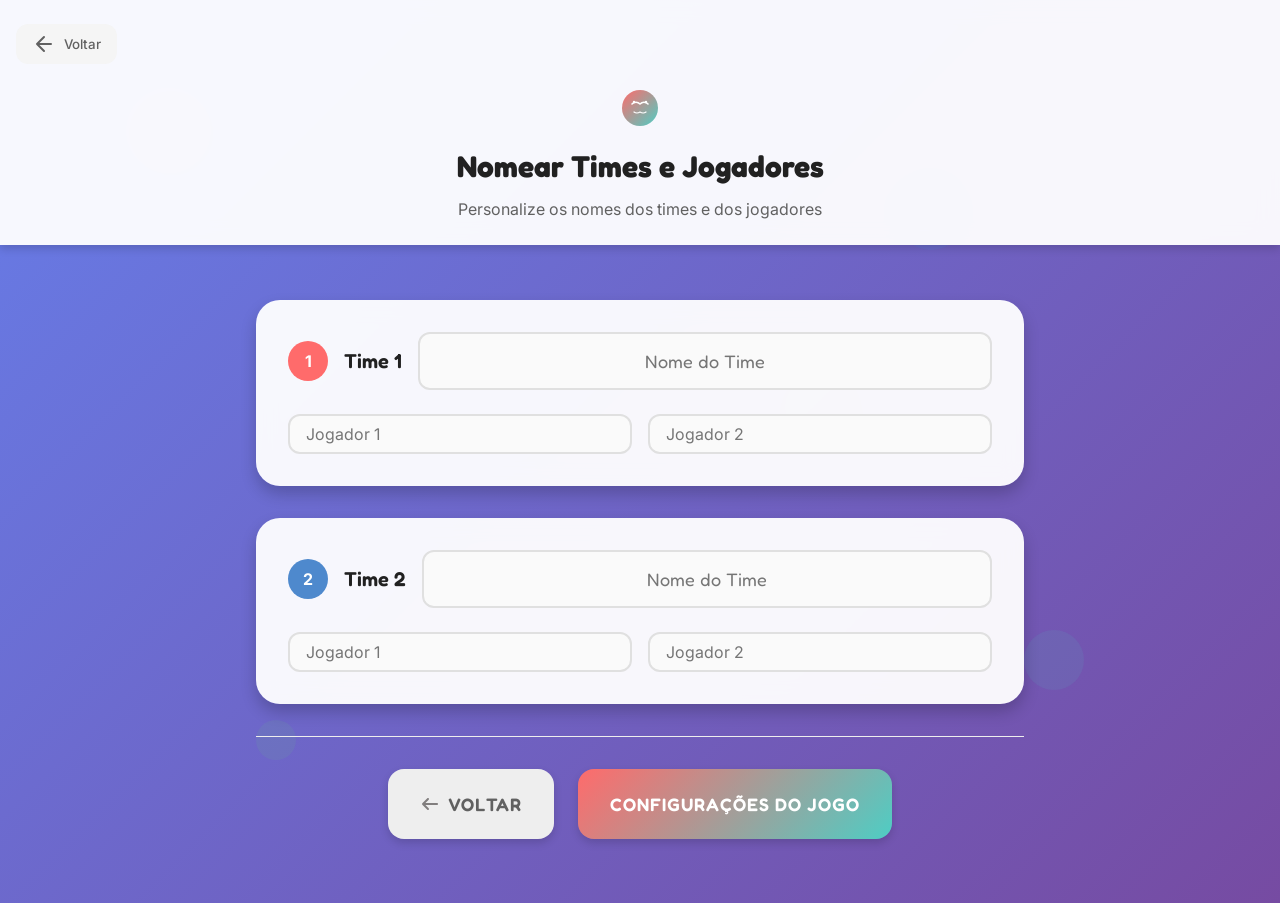
<file: nomes-times.html>
<!DOCTYPE html>
<html lang="pt-BR">
<head>
    <meta charset="UTF-8">
    <meta name="viewport" content="width=device-width, initial-scale=1.0">
    <meta name="description" content="Nomear Times - CAMIMICA Jogo de Mímica">
    <meta name="keywords" content="jogo, mimica, times, nomes, jogadores">
    <meta name="author" content="CAMIMICA">
    
    <!-- Open Graph Meta Tags -->
    <meta property="og:title" content="Nomear Times - CAMIMICA">
    <meta property="og:description" content="Dê nomes aos times e jogadores">
    <meta property="og:type" content="website">
    
    <!-- Favicon -->
    <link rel="icon" type="image/svg+xml" href="assets/icons/favicon.svg">
    
    <!-- CSS -->
    <link rel="stylesheet" href="css/style.css">
    
    <!-- Google Fonts -->
    <link rel="preconnect" href="https://fonts.googleapis.com">
    <link rel="preconnect" href="https://fonts.gstatic.com" crossorigin>
    <link href="https://fonts.googleapis.com/css2?family=Fredoka:wght@300;400;500;600;700&family=Inter:wght@400;500;600;700&display=swap" rel="stylesheet">
    
    <title>Nomear Times - CAMIMICA</title>
</head>
<body>
    <!-- Background Animation -->
    <div class="background-animation">
        <div class="floating-element floating-element--1"></div>
        <div class="floating-element floating-element--2"></div>
        <div class="floating-element floating-element--3"></div>
        <div class="floating-element floating-element--4"></div>
        <div class="floating-element floating-element--5"></div>
    </div>

    <!-- Header -->
    <header class="config-header">
        <button class="back-button" onclick="goBack()">
            <svg width="24" height="24" viewBox="0 0 24 24" fill="none" xmlns="http://www.w3.org/2000/svg">
                <path d="M19 12L5 12M5 12L12 5M5 12L12 19" stroke="currentColor" stroke-width="2" stroke-linecap="round" stroke-linejoin="round"/>
            </svg>
            Voltar
        </button>
        
        <div class="header-content">
            <div class="logo-small">
                <svg width="40" height="40" viewBox="0 0 100 100" fill="none" xmlns="http://www.w3.org/2000/svg">
                    <circle cx="50" cy="50" r="45" fill="url(#gradient1)"/>
                    <path d="M30 40C30 40 40 30 50 40C60 30 70 40 70 40" stroke="white" stroke-width="4" stroke-linecap="round" stroke-linejoin="round"/>
                    <circle cx="35" cy="35" r="3" fill="white"/>
                    <circle cx="65" cy="35" r="3" fill="white"/>
                    <path d="M35 60C35 60 42 65 50 60C58 65 65 60 65 60" stroke="white" stroke-width="3" stroke-linecap="round" stroke-linejoin="round"/>
                    <defs>
                        <linearGradient id="gradient1" x1="0%" y1="0%" x2="100%" y2="100%">
                            <stop offset="0%" style="stop-color:#FF6B6B"/>
                            <stop offset="100%" style="stop-color:#4ECDC4"/>
                        </linearGradient>
                    </defs>
                </svg>
            </div>
            <h1 class="page-title">Nomear Times e Jogadores</h1>
            <p class="page-subtitle">Personalize os nomes dos times e dos jogadores</p>
        </div>
    </header>

    <!-- Main Content -->
    <main class="names-main">
        <form id="namesForm" class="names-form">
            <!-- Teams Container -->
            <div class="teams-container" id="teamsContainer">
                <!-- Teams will be dynamically generated here -->
            </div>

            <!-- Action Buttons -->
            <section class="action-section">
                <button type="button" class="secondary-button" onclick="goBack()">
                    <svg xmlns="http://www.w3.org/2000/svg" height="20" width="20" viewBox="0 0 640 640"><!--!Font Awesome Free v7.2.0 by @fontawesome - https://fontawesome.com License - https://fontawesome.com/license/free Copyright 2026 Fonticons, Inc.-->
                        <path fill="rgb(129, 126, 126)" d="M73.4 297.4C60.9 309.9 60.9 330.2 73.4 342.7L233.4 502.7C245.9 515.2 266.2 515.2 278.7 502.7C291.2 490.2 291.2 469.9 278.7 457.4L173.3 352L544 352C561.7 352 576 337.7 576 320C576 302.3 561.7 288 544 288L173.3 288L278.7 182.6C291.2 170.1 291.2 149.8 278.7 137.3C266.2 124.8 245.9 124.8 233.4 137.3L73.4 297.3z"/>
                    </svg>
                    Voltar
                </button>
                
                <button type="submit" class="primary-button">
                    Configurações do Jogo
                </button>
            </section>
        </form>
    </main>

    <!-- Theme Selection Modal -->
    <div class="modal" id="themeModal" style="display: none;">
        <div class="modal-content">
            <div class="modal-header">
                <h3>Escolha um Tema</h3>
                <button class="modal-close" onclick="closeThemeModal()">
                    <svg width="24" height="24" viewBox="0 0 24 24" fill="none" xmlns="http://www.w3.org/2000/svg">
                        <path d="M18 6L6 18M6 6L18 18" stroke="currentColor" stroke-width="2" stroke-linecap="round"/>
                    </svg>
                </button>
            </div>
            <div class="modal-body">
                <div class="theme-options">
                    <!-- Opções de tema serão carregadas dinamicamente via JavaScript -->
                </div>
            </div>
        </div>
    </div>

    <!-- JavaScript -->
    <script src="js/main.js"></script>
</body>
</html>
</file>
<file: css/style.css>
/* ===== CSS VARIABLES ===== */
:root {
  /* Game Colors */
  --primary-color: #FF6B6B;
  --primary-dark: #FF5252;
  --primary-light: #FF8787;
  --secondary-color: #4ECDC4;
  --secondary-dark: #3DBBB3;
  --secondary-light: #5EDDD5;
  --accent-color: #FFD93D;
  --accent-dark: #FFC107;
  --accent-light: #FFE66D;
  --success-color: #6BCF7F;
  --warning-color: #FFA726;
  --error-color: #FF5252;
  --info-color: #42A5F5;
  
  /* Neutral Colors */
  --white: #FFFFFF;
  --gray-50: #FAFAFA;
  --gray-100: #F5F5F5;
  --gray-200: #EEEEEE;
  --gray-300: #E0E0E0;
  --gray-400: #BDBDBD;
  --gray-500: #9E9E9E;
  --gray-600: #757575;
  --gray-700: #616161;
  --gray-800: #424242;
  --gray-900: #212121;
  
  /* Background Colors */
  --background: linear-gradient(135deg, #667eea 0%, #764ba2 100%);
  --background-light: var(--gray-50);
  --background-dark: var(--gray-900);
  --surface: rgba(255, 255, 255, 0.95);
  --surface-light: rgba(255, 255, 255, 0.8);
  
  /* Text Colors */
  --text-primary: var(--gray-900);
  --text-secondary: var(--gray-700);
  --text-muted: var(--gray-600);
  --text-light: var(--gray-500);
  --text-white: var(--white);
  
  /* Border Colors */
  --border-color: var(--gray-300);
  --border-light: var(--gray-200);
  --border-dark: var(--gray-400);
  
  /* Typography */
  --font-family-primary: 'Fredoka', cursive;
  --font-family-secondary: 'Inter', sans-serif;
  --font-size-xs: 0.75rem;    /* 12px */
  --font-size-sm: 0.875rem;   /* 14px */
  --font-size-base: 1rem;     /* 16px */
  --font-size-lg: 1.125rem;   /* 18px */
  --font-size-xl: 1.25rem;    /* 20px */
  --font-size-2xl: 1.5rem;    /* 24px */
  --font-size-3xl: 1.875rem;  /* 30px */
  --font-size-4xl: 2.25rem;   /* 36px */
  --font-size-5xl: 3rem;      /* 48px */
  --font-size-6xl: 3.75rem;   /* 60px */
  --font-size-7xl: 4.5rem;    /* 72px */
  
  /* Font Weights */
  --font-weight-light: 300;
  --font-weight-normal: 400;
  --font-weight-medium: 500;
  --font-weight-semibold: 600;
  --font-weight-bold: 700;
  
  /* Line Heights */
  --line-height-tight: 1.25;
  --line-height-normal: 1.5;
  --line-height-relaxed: 1.75;
  
  /* Spacing */
  --spacing-xs: 0.25rem;   /* 4px */
  --spacing-sm: 0.5rem;    /* 8px */
  --spacing-md: 1rem;      /* 16px */
  --spacing-lg: 1.5rem;    /* 24px */
  --spacing-xl: 2rem;      /* 32px */
  --spacing-2xl: 3rem;     /* 48px */
  --spacing-3xl: 4rem;     /* 64px */
  --spacing-4xl: 6rem;     /* 96px */
  --spacing-5xl: 8rem;     /* 128px */
  
  /* Border Radius */
  --radius-sm: 0.5rem;     /* 8px */
  --radius-md: 0.75rem;    /* 12px */
  --radius-lg: 1rem;       /* 16px */
  --radius-xl: 1.5rem;     /* 24px */
  --radius-2xl: 2rem;      /* 32px */
  --radius-full: 9999px;
  
  /* Shadows */
  --shadow-sm: 0 2px 4px rgba(0, 0, 0, 0.1);
  --shadow-md: 0 4px 8px rgba(0, 0, 0, 0.15);
  --shadow-lg: 0 8px 16px rgba(0, 0, 0, 0.2);
  --shadow-xl: 0 16px 32px rgba(0, 0, 0, 0.25);
  --shadow-2xl: 0 24px 48px rgba(0, 0, 0, 0.3);
  --shadow-game: 0 8px 32px rgba(255, 107, 107, 0.3);
  
  /* Transitions */
  --transition-fast: 150ms ease;
  --transition-normal: 250ms ease;
  --transition-slow: 350ms ease;
  --transition-bounce: 0.6s cubic-bezier(0.68, -0.55, 0.265, 1.55);
  
  /* Z-index */
  --z-dropdown: 1000;
  --z-sticky: 1020;
  --z-fixed: 1030;
  --z-content: 2;
  --z-modal-backdrop: 1040;
  --z-modal: 1050;
  --z-popover: 1060;
  --z-tooltip: 1070;
  --z-toast: 1080;
}

/* ===== RESET & BASE ===== */
*,
*::before,
*::after {
  box-sizing: border-box;
  margin: 0;
  padding: 0;
}

html {
  font-size: 16px;
  scroll-behavior: smooth;
}

body {
  font-family: var(--font-family-secondary);
  font-size: var(--font-size-base);
  font-weight: var(--font-weight-normal);
  line-height: var(--line-height-normal);
  color: var(--text-primary);
  background: var(--background);
  min-height: 100vh;
  overflow-x: hidden;
  -webkit-font-smoothing: antialiased;
  -moz-osx-font-smoothing: grayscale;
}

img {
  max-width: 100%;
  height: auto;
  display: block;
}

a {
  color: var(--primary-color);
  text-decoration: none;
  transition: color var(--transition-fast);
}

a:hover {
  color: var(--primary-dark);
}

button {
  border: none;
  background: none;
  font-family: inherit;
  cursor: pointer;
  transition: all var(--transition-fast);
}

ul, ol {
  list-style: none;
}

/* ===== BACKGROUND ANIMATION ===== */
.background-animation {
  position: fixed;
  top: 0;
  left: 0;
  width: 100%;
  height: 100%;
  pointer-events: none;
  z-index: -1;
  overflow: hidden;
}

.floating-element {
  position: absolute;
  border-radius: var(--radius-full);
  opacity: 0.1;
  animation: float 6s ease-in-out infinite;
}

.floating-element--1 {
  width: 80px;
  height: 80px;
  background: var(--primary-color);
  top: 10%;
  left: 10%;
  animation-delay: 0s;
}

.floating-element--2 {
  width: 60px;
  height: 60px;
  background: var(--secondary-color);
  top: 70%;
  left: 80%;
  animation-delay: 1s;
}

.floating-element--3 {
  width: 100px;
  height: 100px;
  background: var(--accent-color);
  top: 40%;
  left: 60%;
  animation-delay: 2s;
}

.floating-element--4 {
  width: 40px;
  height: 40px;
  background: var(--success-color);
  top: 80%;
  left: 20%;
  animation-delay: 3s;
}

.floating-element--5 {
  width: 70px;
  height: 70px;
  background: var(--info-color);
  top: 20%;
  left: 70%;
  animation-delay: 4s;
}

@keyframes float {
  0%, 100% {
    transform: translateY(0px) rotate(0deg);
  }
  50% {
    transform: translateY(-20px) rotate(180deg);
  }
}

/* ===== MAIN CONTAINER ===== */
.main-container {
  max-width: 1200px;
  margin: 0 auto;
  padding: var(--spacing-xl) var(--spacing-md);
  min-height: 100vh;
  display: flex;
  flex-direction: column;
  justify-content: center;
  align-items: center;
  position: relative;
  z-index: 1;
}

/* ===== GAME HEADER ===== */
.game-header {
  text-align: center;
  margin-bottom: 10px;
  animation: slideDown 0.8s ease-out;
}

.game-logo {
  display: flex;
  flex-direction: column;
  align-items: center;
  gap: var(--spacing-lg);
}

.logo-icon {
  animation: bounce 2s ease-in-out infinite;
}

.game-title {
  font-family: var(--font-family-primary);
  font-size: var(--font-size-7xl);
  font-weight: var(--font-weight-bold);
  color: var(--text-white);
  text-shadow: 0 4px 8px rgba(0, 0, 0, 0.3);
  margin: 0;
  letter-spacing: 2px;
}

.game-subtitle {
  font-family: var(--font-family-primary);
  font-size: var(--font-size-xl);
  color: var(--text-white);
  opacity: 0.9;
  margin: 0;
  text-shadow: 0 2px 4px rgba(0, 0, 0, 0.2);
}

/* ===== HOW TO PLAY ===== */
.how-to-play {
  width: 100%;
  max-width: 800px;
  margin-bottom: var(--spacing-3xl);
  animation: fadeInUp 0.8s ease-out 0.2s both;
}

.section-header {
  text-align: center;
  margin-bottom: var(--spacing-2xl);
}

.section-title {
  font-family: var(--font-family-primary);
  font-size: var(--font-size-4xl);
  font-weight: var(--font-weight-bold);
  color: var(--text-white);
  margin-bottom: var(--spacing-md);
  text-shadow: 0 2px 4px rgba(0, 0, 0, 0.2);
}

.title-underline {
  width: 80px;
  height: 4px;
  background: var(--accent-color);
  margin: 0 auto;
  border-radius: var(--radius-full);
}

.instructions-grid {
  display: grid;
  grid-template-columns: repeat(auto-fit, minmax(280px, 1fr));
  gap: var(--spacing-xl);
}

.instruction-card {
  background: var(--surface);
  padding: var(--spacing-xl);
  border-radius: var(--radius-xl);
  text-align: center;
  box-shadow: var(--shadow-game);
  transition: all var(--transition-normal);
  backdrop-filter: blur(10px);
}

.instruction-card:hover {
  transform: translateY(-8px) scale(1.02);
  box-shadow: var(--shadow-xl);
}

.instruction-icon {
  width: 60px;
  height: 60px;
  margin: 0 auto var(--spacing-lg);
  background: linear-gradient(135deg, var(--primary-color), var(--secondary-color));
  border-radius: var(--radius-full);
  display: flex;
  align-items: center;
  justify-content: center;
  color: var(--text-white);
  box-shadow: var(--shadow-md);
}

.instruction-card h3 {
  font-family: var(--font-family-primary);
  font-size: var(--font-size-xl);
  font-weight: var(--font-weight-semibold);
  color: var(--text-primary);
  margin-bottom: var(--spacing-sm);
}

.instruction-card p {
  color: var(--text-secondary);
  line-height: var(--line-height-relaxed);
  margin: 0;
}

/* ===== GAME FEATURES ===== */
.game-features {
  width: 100%;
  max-width: 900px;
  margin-bottom: var(--spacing-3xl);
  animation: fadeInUp 0.8s ease-out 0.4s both;
}

.features-container {
  display: grid;
  grid-template-columns: repeat(auto-fit, minmax(200px, 1fr));
  gap: var(--spacing-lg);
}

.feature-item {
  background: var(--surface);
  padding: var(--spacing-lg);
  border-radius: var(--radius-lg);
  display: flex;
  align-items: center;
  gap: var(--spacing-md);
  box-shadow: var(--shadow-md);
  backdrop-filter: blur(10px);
  transition: all var(--transition-normal);
}

.feature-item:hover {
  transform: translateY(-4px);
  box-shadow: var(--shadow-lg);
}

.feature-icon {
  font-size: var(--font-size-2xl);
  width: 50px;
  height: 50px;
  display: flex;
  align-items: center;
  justify-content: center;
  background: linear-gradient(135deg, var(--accent-color), var(--warning-color));
  border-radius: var(--radius-full);
  flex-shrink: 0;
}

.feature-text h4 {
  font-family: var(--font-family-primary);
  font-size: var(--font-size-lg);
  font-weight: var(--font-weight-semibold);
  color: var(--text-primary);
  margin-bottom: var(--spacing-xs);
}

.feature-text p {
  color: var(--text-secondary);
  font-size: var(--font-size-sm);
  margin: 0;
  line-height: var(--line-height-tight);
}

/* ===== START SECTION ===== */
.start-section {
  text-align: center;
  animation: fadeInUp 0.8s ease-out 0.6s both;
}

.start-button {
  display: inline-flex;
  align-items: center;
  gap: var(--spacing-md);
  padding: var(--spacing-lg) var(--spacing-2xl);
  font-family: var(--font-family-primary);
  font-size: var(--font-size-xl);
  font-weight: var(--font-weight-semibold);
  color: var(--text-primary);
  background: linear-gradient(135deg, var(--accent-color), var(--warning-color));
  border: none;
  border-radius: var(--radius-full);
  cursor: pointer;
  transition: all var(--transition-normal);
  box-shadow: var(--shadow-lg);
  text-transform: uppercase;
  letter-spacing: 1px;
}

.start-button:hover {
  transform: translateY(-4px) scale(1.05);
  box-shadow: var(--shadow-xl);
}

.start-button:active {
  transform: translateY(-2px) scale(1.02);
}

.button-icon {
  transition: transform var(--transition-normal);
}

.start-button:hover .button-icon {
  transform: translateX(4px);
}

.start-subtitle {
  font-family: var(--font-family-primary);
  font-size: var(--font-size-lg);
  color: var(--text-white);
  margin-top: var(--spacing-lg);
  opacity: 0.9;
  text-shadow: 0 2px 4px rgba(0, 0, 0, 0.2);
}

/* ===== GAME FOOTER ===== */
.game-footer {
  text-align: center;
  margin-top: auto;
  padding-top: var(--spacing-2xl);
  animation: fadeIn 0.8s ease-out 0.8s both;
}

.game-footer p {
  font-family: var(--font-family-primary);
  color: var(--text-white);
  opacity: 0.8;
  margin-bottom: var(--spacing-md);
  text-shadow: 0 2px 4px rgba(0, 0, 0, 0.2);
}

.footer-icons {
  display: flex;
  justify-content: center;
  gap: var(--spacing-lg);
  font-size: var(--font-size-xl);
}

/* ===== CONFIG PAGES ===== */
.config-header {
  position: fixed;
  top: 0;
  left: 0;
  right: 0;
  background: var(--surface);
  backdrop-filter: blur(10px);
  box-shadow: var(--shadow-md);
  z-index: var(--z-fixed);
  padding: var(--spacing-lg) var(--spacing-md);
}

.back-button {
  display: flex;
  align-items: center;
  gap: var(--spacing-sm);
  padding: var(--spacing-sm) var(--spacing-md);
  background: var(--gray-100);
  border: none;
  border-radius: var(--radius-md);
  color: var(--text-secondary);
  font-family: var(--font-family-secondary);
  font-weight: var(--font-weight-medium);
  cursor: pointer;
  transition: all var(--transition-fast);
  margin-bottom: var(--spacing-lg);
}

.back-button:hover {
  background: var(--gray-200);
  color: var(--text-primary);
}

.header-content {
  text-align: center;
  /* padding-top: 100px; */
  /* margin-top: 100px; */
}

.header-content-game{
  margin-top: 100px;
}

.logo-small {
  display: flex;
  justify-content: center;
  margin-bottom: var(--spacing-md);
}

.page-title {
  font-family: var(--font-family-primary);
  font-size: var(--font-size-3xl);
  font-weight: var(--font-weight-bold);
  color: var(--text-primary);
  margin-bottom: var(--spacing-sm);
}

.page-subtitle {
  font-family: var(--font-family-secondary);
  color: var(--text-secondary);
  margin: 0;
}

.config-main,
.names-main {
  max-width: 800px;
  margin: 0 auto;
  padding: 300px var(--spacing-md) var(--spacing-xl);
  position: relative;
  z-index: var(--z-content);
}

/* ===== CONFIG SECTIONS ===== */
.config-section {
  background: var(--surface);
  padding: var(--spacing-2xl);
  border-radius: var(--radius-xl);
  box-shadow: var(--shadow-lg);
  margin-bottom: var(--spacing-xl);
  backdrop-filter: blur(10px);
}

.config-section .section-header {
  display: flex;
  align-items: center;
  gap: var(--spacing-lg);
  margin-bottom: var(--spacing-xl);
  text-align: left;
}

.config-section .section-icon {
  width: 60px;
  height: 60px;
  background: linear-gradient(100deg, rgb(134, 184, 134), rgb(216, 168, 168));
  border-radius: var(--radius-lg);
  display: flex;
  align-items: center;
  justify-content: center;
  color: var(--text-white);
  flex-shrink: 0;
}

.config-section .section-title {
  font-family: var(--font-family-primary);
  font-size: var(--font-size-2xl);
  font-weight: var(--font-weight-semibold);
  color: var(--text-primary);
  margin-bottom: var(--spacing-xs);
}

.config-section .section-description {
  color: var(--text-secondary);
  margin: 0;
}

/* ===== CONFIG OPTIONS ===== */
.config-options {
  display: flex;
  flex-direction: column;
  gap: var(--spacing-xl);
}

.config-option {
  display: flex;
  flex-direction: column;
  gap: var(--spacing-md);
}

.config-label {
  display: flex;
  justify-content: space-between;
  align-items: center;
  font-family: var(--font-family-primary);
  font-size: var(--font-size-lg);
  font-weight: var(--font-weight-medium);
  color: var(--text-primary);
}

.label-text {
  color: var(--text-primary);
}

.label-value {
  color: var(--primary-color);
  font-weight: var(--font-weight-semibold);
}

/* ===== POINTS CONFIG ===== */
.points-config {
  display: flex;
  flex-direction: column;
  gap: var(--spacing-md);
}

.points-type-selector {
  display: flex;
  gap: var(--spacing-lg);
  margin-bottom: var(--spacing-md);
}

.radio-option {
  display: flex;
  align-items: center;
  gap: var(--spacing-sm);
  cursor: pointer;
  transition: all var(--transition-fast);
}

.radio-option input[type="radio"] {
  margin: 0;
  cursor: pointer;
}

.radio-label {
  font-family: var(--font-family-primary);
  font-size: var(--font-size-base);
  font-weight: var(--font-weight-medium);
  color: var(--text-secondary);
  transition: color var(--transition-fast);
}

.radio-option:hover .radio-label {
  color: var(--primary-color);
}

.radio-option input[type="radio"]:checked + .radio-label {
  color: var(--primary-color);
  font-weight: var(--font-weight-semibold);
}

.points-input-group {
  display: flex;
  justify-content: center;
}

.points-input-group.hidden {
  display: none;
}

/* ===== RANGE SELECTOR ===== */
.range-selector {
  display: flex;
  justify-content: center;
  align-items: center;
}

.range-display {
  display: flex;
  align-items: center;
  gap: var(--spacing-sm);
  font-family: var(--font-family-primary);
  font-size: var(--font-size-base);
  color: var(--text-secondary);
}

.range-inputs {
  display: flex;
  align-items: center;
  gap: var(--spacing-sm);
}

.range-input {
  width: 60px;
  padding: var(--spacing-sm);
  border: 2px solid var(--border-color);
  border-radius: var(--radius-md);
  font-family: var(--font-family-secondary);
  font-size: var(--font-size-base);
  text-align: center;
  background: var(--white);
  transition: all var(--transition-fast);
}

.range-input:focus {
  outline: none;
  border-color: var(--primary-color);
  background: var(--gray-50);
}

.range-separator {
  font-family: var(--font-family-primary);
  color: var(--text-muted);
  font-weight: var(--font-weight-medium);
}

.range-text {
  font-family: var(--font-family-primary);
  font-weight: var(--font-weight-medium);
}

/* ===== UTILITIES ===== */
.hidden {
  display: none !important;
}

/* ===== TIME SELECTOR ===== */
.time-selector {
  display: flex;
  gap: var(--spacing-sm);
  flex-wrap: wrap;
}

.time-button {
  padding: var(--spacing-sm) var(--spacing-lg);
  border: 2px solid var(--border-color);
  border-radius: var(--radius-lg);
  background: var(--white);
  color: var(--text-secondary);
  font-family: var(--font-family-primary);
  font-weight: var(--font-weight-medium);
  cursor: pointer;
  transition: all var(--transition-fast);
}

.time-button:hover {
  border-color: var(--primary-color);
  color: var(--primary-color);
  transform: translateY(-2px);
}

.time-button.active {
  background: var(--primary-color);
  border-color: var(--primary-color);
  color: var(--text-white);
  transform: scale(1.05);
}

/* ===== CATEGORIES GRID ===== */
.categories-grid {
  display: grid;
  grid-template-columns: repeat(auto-fit, minmax(150px, 1fr));
  gap: var(--spacing-md);
}

.category-checkbox {
  display: flex;
  flex-direction: column;
  align-items: center;
  gap: var(--spacing-sm);
  padding: var(--spacing-lg);
  background: var(--white);
  border: 2px solid var(--border-color);
  border-radius: var(--radius-lg);
  cursor: pointer;
  transition: all var(--transition-normal);
  text-align: center;
}

/* .category-checkbox:hover {
  background: var(--secondary-color);
  border-color: var(--secondary-color);
  transform: translateY(-2px);
}

.category-checkbox:hover .category-icon,
.category-checkbox:hover .category-name {
  color: var(--text-white);
} */

.category-checkbox input[type="checkbox"] {
  display: none;
}

.category-checkbox input[type="checkbox"]:checked ~ .category-icon,
.category-checkbox input[type="checkbox"]:checked ~ .category-name {
  /* color: var(--primary-color); */
  color: white;
}

.category-checkbox:has(input:checked) {
  background: var(--primary-color);
  border-color: var(--primary-color);
}

/* .category-checkbox:has(input:checked) .category-icon,
.category-checkbox:has(input:checked) .category-name {
  color: var(--text-white);
} */

.category-icon {
  font-size: var(--font-size-3xl);
  color: var(--primary-color);
  transition: color var(--transition-fast);
}

.category-name {
  font-family: var(--font-family-primary);
  font-size: var(--font-size-base);
  font-weight: var(--font-weight-medium);
  color: var(--text-secondary);
  transition: color var(--transition-fast);
}

/* ===== TEAMS SUMMARY ===== */
.teams-summary {
  display: grid;
  grid-template-columns: repeat(auto-fit, minmax(250px, 1fr));
  gap: var(--spacing-lg);
}

.team-summary-card {
  background: var(--gray-50);
  padding: var(--spacing-lg);
  border-radius: var(--radius-lg);
  border: 2px solid var(--border-light);
}

.team-summary-header {
  display: flex;
  align-items: center;
  gap: var(--spacing-md);
  margin-bottom: var(--spacing-md);
}

.team-summary-header .team-color {
  width: 32px;
  height: 32px;
  border-radius: var(--radius-full);
  display: flex;
  align-items: center;
  justify-content: center;
  color: var(--text-white);
  font-weight: var(--font-weight-bold);
  font-size: var(--font-size-sm);
}

.team-summary-header .team-name {
  font-family: var(--font-family-primary);
  font-size: var(--font-size-lg);
  font-weight: var(--font-weight-semibold);
  color: var(--text-primary);
  margin: 0;
}

.players-list {
  display: flex;
  flex-direction: column;
  gap: var(--spacing-sm);
}

.player-item {
  display: flex;
  align-items: center;
  gap: var(--spacing-sm);
  padding: var(--spacing-sm);
  background: var(--white);
  border-radius: var(--radius-md);
}

.player-number {
  width: 24px;
  height: 24px;
  border-radius: var(--radius-full);
  background: var(--secondary-color);
  color: var(--text-white);
  display: flex;
  align-items: center;
  justify-content: center;
  font-size: var(--font-size-xs);
  font-weight: var(--font-weight-bold);
  flex-shrink: 0;
}

.player-name {
  font-family: var(--font-family-secondary);
  font-size: var(--font-size-sm);
  color: var(--text-primary);
}

/* ===== GAME MAIN ===== */
.game-main {
  max-width: 1200px;
  margin: 0 auto;
  padding: calc(80px + var(--spacing-xl)) var(--spacing-md) var(--spacing-xl);
  min-height: 100vh;
  position: relative;
  z-index: var(--z-content);
}

/* ===== LOADING SCREEN ===== */
.loading-screen {
  position: fixed;
  top: 0;
  left: 0;
  width: 100%;
  height: 100%;
  background: var(--background);
  display: flex;
  align-items: center;
  justify-content: center;
  z-index: var(--z-modal);
}

.loading-content {
  text-align: center;
  color: var(--text-white);
}

.loading-spinner {
  width: 60px;
  height: 60px;
  border: 4px solid rgba(255, 255, 255, 0.3);
  border-top: 4px solid var(--text-white);
  border-radius: var(--radius-full);
  animation: spin 1s linear infinite;
  margin: 0 auto var(--spacing-xl);
}

@keyframes spin {
  0% { transform: rotate(0deg); }
  100% { transform: rotate(360deg); }
}

.loading-title {
  font-family: var(--font-family-primary);
  font-size: var(--font-size-3xl);
  font-weight: var(--font-weight-bold);
  margin-bottom: var(--spacing-md);
}

.loading-text {
  font-family: var(--font-family-secondary);
  font-size: var(--font-size-lg);
  opacity: 0.8;
}

/* ===== GAME CONTAINER ===== */
.game-container {
  display: grid;
  grid-template-columns: 1fr 2fr 1fr;
  grid-template-rows: 1fr 1fr;
  gap: 20px;
  align-items: stretch;
}

/* Posicionamento específico para desktop */
.game-container .current-turn {
  grid-column: 1;
  grid-row: 1; /* Ocupa duas linhas */
}

.game-container .game-status {
  grid-column: 1;
  grid-row: 2;
}

.game-container .game-area {
  grid-column: 2;
  grid-row: 1 / 3; /* Ocupa duas linhas */
  min-height: 550px;
}

.game-container .score-board {
  grid-column: 3;
  grid-row: 1 / 3; /* Ocupa duas linhas */
  min-height: 600px;
  display: flex;
  flex-direction: column;
  justify-content: center;
}

/* Layout responsivo */
@media (max-width: 1024px) {
  .game-container {
    grid-template-columns: 1fr;
    grid-template-rows: auto; /* Reset para mobile */
    gap: var(--spacing-lg);
  }
  
  /* Reset das posições do grid para mobile */
  .game-container .current-turn {
    grid-column: auto;
    grid-row: auto;
    order: 1;
  }
  
  .game-container .game-area {
    grid-column: auto;
    grid-row: auto;
    order: 2;
  }
  
  .game-container .score-board {
    grid-column: auto;
    grid-row: auto;
    order: 3;
  }
  
  .game-container .game-status {
    grid-column: auto;
    grid-row: auto;
    order: 4;
  }
  
  /* Ajustes para mobile */
  .game-main {
    padding: calc(80px + var(--spacing-lg)) var(--spacing-md) var(--spacing-lg);
  }
  
  .current-turn {
    padding: var(--spacing-lg);
  }
  
  .game-area {
    padding: var(--spacing-lg);
  }
  
  .score-board {
    padding: var(--spacing-lg);
  }
  
  .game-status {
    padding: var(--spacing-lg);
  }
  
  .timer-display {
    font-size: var(--font-size-4xl);
  }
  
  .word-text {
    font-size: var(--font-size-3xl);
  }
  
  .action-button {
    padding: var(--spacing-md) var(--spacing-lg);
    font-size: var(--font-size-base);
  }
}

/* ===== SCORE BOARD ===== */
.score-board {
  background: var(--surface);
  padding: var(--spacing-xl);
  border-radius: var(--radius-xl);
  box-shadow: var(--shadow-lg);
  backdrop-filter: blur(10px);
}

.score-title {
  font-family: var(--font-family-primary);
  font-size: var(--font-size-2xl);
  font-weight: var(--font-weight-semibold);
  color: var(--text-primary);
  margin-bottom: var(--spacing-lg);
  text-align: center;
}

.teams-score {
  display: flex;
  flex-direction: column;
  gap: var(--spacing-md);
}

.team-score-card {
  background: var(--gray-50);
  padding: var(--spacing-lg);
  border-radius: var(--radius-lg);
  border: 2px solid var(--gray-600);
  transition: all var(--transition-normal);
}

.team-score-card.current {
  background: linear-gradient(135deg, var(--primary-color), var(--secondary-color));
  color: var(--text-white);
  transform: scale(1.05);
  box-shadow: var(--shadow-lg);
}

.team-score-header {
  display: flex;
  align-items: center;
  gap: var(--spacing-md);
  margin-bottom: var(--spacing-md);
}

.team-score-color {
  width: 32px;
  height: 32px;
  border-radius: var(--radius-full);
  display: flex;
  align-items: center;
  justify-content: center;
  color: var(--text-white);
  font-weight: var(--font-weight-bold);
  font-size: var(--font-size-sm);
}

.team-score-name {
  font-family: var(--font-family-primary);
  font-size: var(--font-size-lg);
  font-weight: var(--font-weight-semibold);
  margin: 0;
}

.team-score-points {
  display: flex;
  flex-direction: column;
  align-items: center;
  gap: var(--spacing-xs);
}

.score-value {
  font-family: var(--font-family-primary);
  font-size: var(--font-size-3xl);
  font-weight: var(--font-weight-bold);
  line-height: 1;
}

.score-label {
  font-family: var(--font-family-secondary);
  font-size: var(--font-size-sm);
  opacity: 0.8;
  text-transform: uppercase;
  letter-spacing: 1px;
}

/* ===== CURRENT TURN ===== */
.current-turn {
  background: var(--surface);
  padding: var(--spacing-xl);
  border-radius: var(--radius-xl);
  box-shadow: var(--shadow-lg);
  backdrop-filter: blur(10px);
}

.turn-title {
  font-family: var(--font-family-primary);
  font-size: var(--font-size-xl);
  font-weight: var(--font-weight-semibold);
  color: var(--text-primary);
  margin-bottom: var(--spacing-lg);
  text-align: center;
}

.current-player {
  display: flex;
  align-items: center;
  gap: var(--spacing-lg);
  padding: var(--spacing-xl);
  background: linear-gradient(135deg, var(--primary-color), var(--secondary-color));
  border-radius: var(--radius-xl);
  color: var(--text-white);
}

.player-avatar {
  width: 60px;
  height: 60px;
  background: rgba(255, 255, 255, 0.2);
  border-radius: var(--radius-full);
  display: flex;
  align-items: center;
  justify-content: center;
  flex-shrink: 0;
}

.player-details {
  text-align: center;
}

.player-name {
  font-family: var(--font-family-primary);
  font-size: var(--font-size-xl);
  font-weight: var(--font-weight-bold);
  margin-bottom: var(--spacing-xs);
}

.player-team {
  font-family: var(--font-family-secondary);
  font-size: var(--font-size-base);
  opacity: 0.9;
}

/* ===== GAME AREA ===== */
.game-area {
  background: var(--surface);
  padding: var(--spacing-xl);
  border-radius: var(--radius-xl);
  box-shadow: var(--shadow-lg);
  backdrop-filter: blur(10px);
  display: flex;
  flex-direction: column;
  gap: var(--spacing-xl);
}

/* ===== TIMER ===== */
.timer-container {
  display: flex;
  flex-direction: column;
  align-items: center;
  gap: var(--spacing-lg);
}

.timer-display {
  display: flex;
  align-items: baseline;
  gap: var(--spacing-sm);
  font-family: var(--font-family-primary);
  font-size: var(--font-size-5xl);
  font-weight: var(--font-weight-bold);
  color: var(--text-primary);
}

.timer-value {
  line-height: 1;
  transition: color var(--transition-fast);
}

.timer-value.warning {
  color: var(--error-color);
  animation: pulse 1s ease-in-out infinite;
}

@keyframes pulse {
  0%, 100% { opacity: 1; }
  50% { opacity: 0.7; }
}

.timer-label {
  font-family: var(--font-family-secondary);
  font-size: var(--font-size-lg);
  color: var(--text-secondary);
  text-transform: uppercase;
  letter-spacing: 1px;
}

.timer-controls {
  display: flex;
  gap: var(--spacing-md);
  background-color: var(--primary-color);
  border-radius: 15%;
}

.timer-button {
  display: flex;
  align-items: center;
  gap: var(--spacing-sm);
  padding: var(--spacing-md) var(--spacing-lg);
  border: none;
  border-radius: var(--radius-lg);
  font-family: var(--font-family-primary);
  font-size: var(--font-size-base);
  font-weight: var(--font-weight-medium);
  cursor: pointer;
  transition: all var(--transition-fast);
  border-radius: 15%;
  color: white;
}

.timer-start {
  background: var(--success-color);
  color: var(--text-white);
}

.timer-start:hover {
  background: #5ab058;
  transform: translateY(-2px);
}

.timer-pause {
  background: var(--warning-color);
  color: var(--text-white);
}

.timer-pause:hover {
  background: #f59e0b;
  transform: translateY(-2px);
}

.timer-stop {
  background: var(--error-color);
  color: var(--text-white);
}

.timer-stop:hover {
  background: #e53935;
  transform: translateY(-2px);
}

/* ===== WORD DISPLAY ===== */
.word-container {
  display: flex;
  flex-direction: column;
  align-items: center;
  gap: var(--spacing-xl);
  flex: 1;
}

.word-display {
  background: linear-gradient(135deg, var(--primary-color), var(--secondary-color));
  padding: 40px;
  border-radius: var(--radius-xl);
  text-align: center;
  color: var(--text-white);
  /* color: black; */
  box-shadow: var(--shadow-lg);
  min-height: 200px;
  display: flex;
  align-items: center;
  justify-content: center;
  flex: 1;
}

.word-content {
  display: flex;
  flex-direction: column;
  align-items: center;
  gap: var(--spacing-md);
}

.word-text {
  font-family: var(--font-family-primary);
  font-size: var(--font-size-4xl);
  font-weight: var(--font-weight-bold);
  text-align: center;
  line-height: var(--line-height-tight);
}

.word-category {
  font-family: var(--font-family-secondary);
  font-size: var(--font-size-lg);
  opacity: 0.9;
  text-transform: uppercase;
  letter-spacing: 2px;
  background: rgba(255, 255, 255, 0.2);
  padding: var(--spacing-sm) var(--spacing-md);
  border-radius: var(--radius-full);
}

.word-points {
  display: flex;
  align-items: center;
  gap: var(--spacing-sm);
  font-family: var(--font-family-secondary);
  font-size: var(--font-size-lg);
  font-weight: var(--font-weight-medium);
  color: var(--text-white);
  background: rgba(255, 255, 255, 0.15);
  padding: var(--spacing-md) var(--spacing-lg);
  border-radius: var(--radius-lg);
  margin-top: var(--spacing-md);
  border: 2px solid rgba(255, 255, 255, 0.3);
  backdrop-filter: blur(10px);
  transition: all 0.3s ease;
}

.word-points.hidden {
  display: none;
}

.points-label {
  opacity: 0.8;
  font-weight: var(--font-weight-normal);
}

.points-value {
  font-family: var(--font-family-primary);
  font-size: var(--font-size-xl);
  font-weight: var(--font-weight-bold);
  color: var(--accent-color);
  text-shadow: 0 2px 4px rgba(0, 0, 0, 0.3);
}

.points-text {
  opacity: 0.9;
  font-weight: var(--font-weight-normal);
}

.word-actions {
  display: flex;
  gap: var(--spacing-lg);
  width: 100%;
  justify-content: center;
}

/* ===== ACTION BUTTONS ===== */
/* .action-button {
  display: flex;
  align-items: center;
  gap: var(--spacing-sm);
  padding: var(--spacing-md) var(--spacing-lg);
  border: none;
  border-radius: var(--radius-lg);
  font-family: var(--font-family-primary);
  font-size: var(--font-size-base);
  font-weight: var(--font-weight-medium);
  cursor: pointer;
  transition: all var(--transition-base);
  text-align: center;
  justify-content: center;
  min-height: 44px;
} */

.action-button {
  display: flex;
  flex-direction: column;
  align-items: center;
  gap: var(--spacing-sm);
  padding: var(--spacing-lg);
  background: var(--gray-100);
  border: 2px solid var(--border-color);
  border-radius: var(--radius-lg);
  cursor: pointer;
  transition: all var(--transition-normal);
}

.action-button:hover {
  background: var(--primary-color);
  border-color: var(--primary-color);
  transform: translateY(-2px);
  color: black;
}

.action-button:hover .action-icon,
.action-button:hover .action-text {
  color: var(--text-white);
  /* color: black; */
}

.show-word-button {
  /* background: var(--secondary-color); */
  background: linear-gradient(135deg, rgb(200, 225, 230), var(--secondary-color));
  color: black;
  /* color: black; */
}

.show-word-button:hover:not(:disabled) {
  background: var(--primary-hover);
  transform: translateY(-2px);
  box-shadow: var(--shadow-lg);
}

.skip-word-button {
  background: var(--warning-color);
  color: var(--text-white);
  /* color: black; */
}

.skip-word-button:hover:not(:disabled) {
  background: var(--warning-hover);
  transform: translateY(-2px);
  box-shadow: var(--shadow-lg);
}

.skip-word-button:disabled {
  background: var(--gray-300);
  cursor: not-allowed;
  opacity: 0.6;
}

.start-turn-button {
  background: var(--success-color);
  color: var(--text-white);
  /* color: black; */
}

.start-turn-button:hover:not(:disabled) {
  background: var(--success-hover);
  transform: translateY(-2px);
  box-shadow: var(--shadow-lg);
}

/* ===== BUTTONS ===== */
.primary-button,
.secondary-button,
.tertiary-button {
  display: inline-flex;
  align-items: center;
  justify-content: center;
  gap: var(--spacing-sm);
  padding: var(--spacing-md) var(--spacing-xl);
  border: none;
  border-radius: var(--radius-lg);
  font-family: var(--font-family-primary);
  font-size: var(--font-size-base);
  font-weight: var(--font-weight-semibold);
  cursor: pointer;
  transition: all var(--transition-base);
  text-decoration: none;
  min-height: 44px;
}

.primary-button {
  background: var(--primary-color);
  color: var(--text-white);
}

.primary-button:hover {
  background: var(--primary-hover);
  transform: translateY(-2px);
  box-shadow: var(--shadow-lg);
}

.secondary-button {
  background: var(--secondary-color);
  color: var(--text-white);
}

.secondary-button:hover {
  background: var(--secondary-hover);
  transform: translateY(-2px);
  box-shadow: var(--shadow-lg);
}

.tertiary-button {
  background: linear-gradient(135deg, var(--primary-color), var(--accent-color));
  color: white;
  border: 2px solid var(--border-color);
}

.tertiary-button:hover {
  background: var(--gray-300);
  border-color: var(--gray-400);
  transform: translateY(-2px);
  box-shadow: var(--shadow-md);
}

/* ===== RESULT BUTTONS ===== */
.result-button {
  display: flex;
  align-items: center;
  gap: var(--spacing-md);
  padding: var(--spacing-lg) var(--spacing-xl);
  border: none;
  border-radius: var(--radius-lg);
  font-family: var(--font-family-primary);
  font-size: var(--font-size-lg);
  font-weight: var(--font-weight-semibold);
  cursor: pointer;
  transition: all var(--transition-base);
  flex: 1;
  justify-content: center;
  min-height: 60px;
}

.hit-result-button {
  background: var(--success-color);
  color: var(--text-white);
}

.hit-result-button:hover {
  color: black;
  background: #e6e6e6;
  transform: translateY(-2px);
  box-shadow: var(--shadow-lg);
}

.miss-result-button {
  background: var(--error-color);
  color: var(--text-white);
}

.miss-result-button:hover {
  color: black;
  background: #e6e6e6;
  transform: translateY(-2px);
  box-shadow: var(--shadow-lg);
}

.result-buttons {
  display: flex;
  gap: var(--spacing-lg);
  margin-top: var(--spacing-xl);
}

/* ===== GAME STATUS ===== */
.game-status {
  background: var(--surface);
  padding: var(--spacing-xl);
  border-radius: var(--radius-xl);
  box-shadow: var(--shadow-lg);
  backdrop-filter: blur(10px);
}

.status-title {
  font-family: var(--font-family-primary);
  font-size: var(--font-size-xl);
  font-weight: var(--font-weight-semibold);
  color: var(--text-primary);
  margin-bottom: var(--spacing-lg);
  text-align: center;
}

.status-details {
  display: flex;
  flex-direction: column;
  gap: var(--spacing-md);
}

.status-item {
  display: flex;
  justify-content: space-between;
  align-items: center;
  padding: var(--spacing-md);
  background: var(--gray-50);
  border-radius: var(--radius-md);
  border: 1px solid var(--border-light);
}

.status-label {
  font-family: var(--font-family-secondary);
  font-size: var(--font-size-base);
  color: var(--text-secondary);
  font-weight: var(--font-weight-medium);
}

.status-value {
  font-family: var(--font-family-primary);
  font-size: var(--font-size-lg);
  font-weight: var(--font-weight-semibold);
  color: var(--primary-color);
}

/* ===== MODAIS ===== */
.result-summary {
  text-align: center;
}

.result-title {
  font-family: var(--font-family-primary);
  font-size: var(--font-size-2xl);
  font-weight: var(--font-weight-bold);
  color: var(--text-primary);
  margin-bottom: var(--spacing-lg);
}

.result-details {
  display: grid;
  grid-template-columns: repeat(2, 1fr);
  gap: var(--spacing-md);
  margin-bottom: var(--spacing-lg);
}

.result-item {
  display: flex;
  justify-content: space-between;
  align-items: center;
  padding: var(--spacing-md);
  background: var(--gray-50);
  border-radius: var(--radius-md);
  border: 1px solid var(--border-light);
}

.result-label {
  font-family: var(--font-family-secondary);
  font-size: var(--font-size-base);
  color: var(--text-secondary);
}

.result-value {
  font-family: var(--font-family-primary);
  font-size: var(--font-size-lg);
  font-weight: var(--font-weight-semibold);
  color: var(--primary-color);
}

/* ===== WINNER ===== */
.winner-announcement {
  text-align: center;
  margin-bottom: var(--spacing-2xl);
}

.winner-trophy {
  font-size: var(--font-size-6xl);
  margin-bottom: var(--spacing-lg);
  animation: bounce 2s ease-in-out infinite;
}

.winner-title {
  font-family: var(--font-family-primary);
  font-size: var(--font-size-4xl);
  font-weight: var(--font-weight-bold);
  color: var(--primary-color);
  margin-bottom: var(--spacing-md);
}

.winner-subtitle {
  font-family: var(--font-family-secondary);
  font-size: var(--font-size-xl);
  color: var(--text-secondary);
  margin-bottom: var(--spacing-2xl);
}

.final-scores {
  background: var(--gray-50);
  padding: var(--spacing-xl);
  border-radius: var(--radius-lg);
  border: 2px solid var(--border-light);
}

.final-scores-title {
  font-family: var(--font-family-primary);
  font-size: var(--font-size-xl);
  font-weight: var(--font-weight-semibold);
  color: var(--text-primary);
  margin-bottom: var(--spacing-lg);
  text-align: center;
}

.final-score-item {
  display: flex;
  align-items: center;
  gap: var(--spacing-md);
  padding: var(--spacing-md);
  margin-bottom: var(--spacing-md);
  background: var(--white);
  border-radius: var(--radius-md);
  border: 1px solid gray;
}

.final-team-color {
  width: 32px;
  height: 32px;
  border-radius: var(--radius-full);
  display: flex;
  align-items: center;
  justify-content: center;
  color: var(--text-white);
  font-weight: var(--font-weight-bold);
  font-size: var(--font-size-sm);
  flex-shrink: 0;
}

.final-team-info {
  display: flex;
  flex-direction: column;
  gap: var(--spacing-xs);
}

.final-team-name {
  font-family: var(--font-family-primary);
  font-size: var(--font-size-lg);
  font-weight: var(--font-weight-semibold);
  color: var(--text-primary);
}

.final-team-score {
  font-family: var(--font-family-primary);
  font-size: var(--font-size-xl);
  font-weight: var(--font-weight-bold);
  color: var(--success-color);
}

/* ===== NUMBER SELECTOR ===== */
.selector-container {
  display: flex;
  flex-direction: column;
  align-items: center;
  gap: var(--spacing-lg);
}

.number-selector {
  display: flex;
  align-items: center;
  justify-content: center;
  gap: 50px;
  background: var(--gray-100);
  padding: 10px;
  border-radius: var(--radius-full);
  box-shadow: inset 0 2px 4px rgba(0, 0, 0, 0.1);
}

.selector-button {
  width: 48px;
  height: 48px;
  border-radius: var(--radius-full);
  background: var(--white);
  border: 2px solid var(--border-color);
  color: var(--text-secondary);
  display: flex;
  align-items: center;
  justify-content: center;
  cursor: pointer;
  transition: all var(--transition-fast);
}

.selector-button:hover {
  background: var(--primary-color);
  color: var(--text-white);
  border-color: var(--primary-color);
  transform: scale(1.1);
}

.selector-button:active {
  transform: scale(0.95);
}

.selector-display {
  display: flex;
  flex-direction: column;
  align-items: center;
  min-width: 80px;
}

.number-value {
  font-family: var(--font-family-primary);
  font-size: var(--font-size-4xl);
  font-weight: var(--font-weight-bold);
  color: var(--text-primary);
  line-height: 1;
}

.number-label {
  font-family: var(--font-family-secondary);
  font-size: var(--font-size-sm);
  color: var(--text-secondary);
  text-transform: uppercase;
  letter-spacing: 1px;
}

/* ===== PREVIEWS ===== */
.team-preview,
.players-preview {
  display: flex;
  gap: var(--spacing-sm);
  justify-content: center;
}

.preview-dot {
  width: 40px;
  height: 40px;
  border-radius: var(--radius-full);
  background: var(--gray-300);
  display: flex;
  align-items: center;
  justify-content: center;
  font-size: var(--font-size-lg);
  opacity: 0.5;
  transition: all var(--transition-fast);
}

.preview-dot.active {
  background: var(--secondary-color);
  opacity: 1;
  transform: scale(1.2);
}

.player-icon {
  width: 40px;
  height: 40px;
  border-radius: var(--radius-full);
  background: var(--gray-200);
  display: flex;
  align-items: center;
  justify-content: center;
  font-size: var(--font-size-lg);
  opacity: 0.5;
  transition: all var(--transition-fast);
}

.player-icon.active {
  background: var(--secondary-color);
  opacity: 1;
  transform: scale(1.1);
}

/* ===== SUMMARY SECTION ===== */
.summary-section {
  margin-bottom: var(--spacing-xl);
}

.summary-card {
  background: linear-gradient(135deg, var(--primary-color), var(--secondary-color));
  padding: var(--spacing-xl);
  border-radius: var(--radius-xl);
  color: var(--text-white);
  box-shadow: var(--shadow-lg);
}

.summary-card h3 {
  font-family: var(--font-family-primary);
  font-size: var(--font-size-xl);
  font-weight: var(--font-weight-semibold);
  margin-bottom: var(--spacing-lg);
}

.summary-content {
  display: flex;
  flex-direction: column;
  gap: var(--spacing-md);
}

.summary-item {
  display: flex;
  align-items: center;
  gap: var(--spacing-md);
}

.summary-icon {
  font-size: var(--font-size-xl);
  width: 40px;
  height: 40px;
  background: rgba(255, 255, 255, 0.2);
  border-radius: var(--radius-full);
  display: flex;
  align-items: center;
  justify-content: center;
}

.summary-text {
  font-family: var(--font-family-secondary);
  font-size: var(--font-size-base);
}

.summary-text strong {
  font-weight: var(--font-weight-semibold);
}

/* ===== ACTION SECTION ===== */
.action-section {
  display: flex;
  gap: var(--spacing-lg);
  justify-content: center;
  align-items: center;
  padding: var(--spacing-xl);
  border-top: 1px solid var(--border-light);
  flex-wrap: wrap;
}

.modal-footer {
  display: flex;
  gap: var(--spacing-md);
  justify-content: center;
  align-items: center;
  padding: var(--spacing-xl);
  border-top: 1px solid var(--border-light);
  flex-wrap: wrap;
}

.modal-footer .primary-button,
.modal-footer .secondary-button,
.modal-footer .tertiary-button {
  flex: 1;
  min-width: 120px;
}

.primary-button,
.secondary-button,
.tertiary-button {
  display: inline-flex;
  align-items: center;
  gap: var(--spacing-sm);
  padding: var(--spacing-lg) var(--spacing-xl);
  font-family: var(--font-family-primary);
  font-size: var(--font-size-lg);
  font-weight: var(--font-weight-semibold);
  border-radius: var(--radius-lg);
  cursor: pointer;
  transition: all var(--transition-normal);
  text-transform: uppercase;
  letter-spacing: 1px;
  box-shadow: var(--shadow-md);
}

.primary-button {
  background: linear-gradient(135deg, var(--primary-color), var(--secondary-color));
  color: var(--text-white);
}

.primary-button:hover {
  transform: translateY(-2px);
  box-shadow: var(--shadow-lg);
}

.secondary-button {
  background: var(--gray-200);
  color: var(--text-secondary);
}

.secondary-button:hover {
  background: var(--gray-300);
  color: var(--text-primary);
}

/* ===== NAMES PAGE ===== */
.teams-container {
  display: flex;
  flex-direction: column;
  gap: var(--spacing-xl);
  margin-bottom: var(--spacing-xl);
}

.team-card {
  background: var(--surface);
  padding: var(--spacing-xl);
  border-radius: var(--radius-xl);
  box-shadow: var(--shadow-lg);
  backdrop-filter: blur(10px);
}

.team-header {
  display: flex;
  align-items: center;
  gap: var(--spacing-md);
  margin-bottom: var(--spacing-lg);
}

.team-color {
  width: 40px;
  height: 40px;
  border-radius: var(--radius-full);
  display: flex;
  align-items: center;
  justify-content: center;
  font-weight: var(--font-weight-bold);
  color: var(--text-white);
}

.team-title {
  font-family: var(--font-family-primary);
  font-size: var(--font-size-xl);
  font-weight: var(--font-weight-semibold);
  color: var(--text-primary);
}

.team-name-input {
  flex: 1;
  padding: var(--spacing-md);
  border: 2px solid var(--border-color);
  border-radius: var(--radius-md);
  font-family: var(--font-family-primary);
  font-size: var(--font-size-lg);
  text-align: center;
  background: var(--gray-50);
  transition: all var(--transition-fast);
}

.team-name-input:focus {
  outline: none;
  border-color: var(--primary-color);
  background: var(--white);
}

.players-grid {
  display: grid;
  grid-template-columns: repeat(auto-fit, minmax(200px, 1fr));
  gap: var(--spacing-md);
}

.player-input {
  padding: var(--spacing-sm) var(--spacing-md);
  border: 2px solid var(--border-color);
  border-radius: var(--radius-md);
  font-family: var(--font-family-secondary);
  font-size: var(--font-size-base);
  background: var(--gray-50);
  transition: all var(--transition-fast);
}

.player-input:focus {
  outline: none;
  border-color: var(--secondary-color);
  background: var(--white);
}

.player-input::placeholder {
  color: var(--text-muted);
}

/* ===== QUICK ACTIONS ===== */
.quick-actions {
  background: var(--surface);
  padding: var(--spacing-xl);
  border-radius: var(--radius-xl);
  box-shadow: var(--shadow-lg);
  margin-bottom: var(--spacing-xl);
  backdrop-filter: blur(10px);
}

.quick-actions h3 {
  font-family: var(--font-family-primary);
  font-size: var(--font-size-xl);
  font-weight: var(--font-weight-semibold);
  color: var(--text-primary);
  margin-bottom: var(--spacing-lg);
  text-align: center;
}

.actions-grid {
  display: grid;
  grid-template-columns: repeat(auto-fit, minmax(200px, 1fr));
  gap: var(--spacing-md);
}

.action-icon {
  font-size: var(--font-size-2xl);
  color: var(--primary-color);
}

.action-text {
  font-family: var(--font-family-primary);
  font-size: var(--font-size-sm);
  font-weight: var(--font-weight-medium);
  color: var(--text-secondary);
  text-align: center;
}

/* ===== INSTRUCTIONS SECTION ===== */
.instructions-section {
  margin-bottom: var(--spacing-xl);
}

.instruction-card {
  background: linear-gradient(135deg, var(--info-color), var(--secondary-color));
  padding: var(--spacing-xl);
  border-radius: var(--radius-xl);
  color: var(--text-white);
  box-shadow: var(--shadow-lg);
}

.instruction-card .instruction-icon {
  width: 50px;
  height: 50px;
  /* background: rgba(255, 255, 255, 0.2); */
  background: rgba(255, 255, 255, 0.692);
  border-radius: var(--radius-full);
  display: flex;
  align-items: center;
  justify-content: center;
  margin-bottom: var(--spacing-lg);
}

.instruction-content h3 {
  font-family: var(--font-family-primary);
  font-size: var(--font-size-xl);
  font-weight: var(--font-weight-semibold);
  margin-bottom: var(--spacing-lg);
}

.instruction-content ul {
  list-style: none;
  padding: 0;
}

.instruction-content li {
  position: relative;
  padding-left: var(--spacing-lg);
  margin-bottom: var(--spacing-sm);
  line-height: var(--line-height-relaxed);
}

.instruction-content li::before {
  content: '✓';
  position: absolute;
  left: 0;
  color: var(--accent-color);
  font-weight: var(--font-weight-bold);
}

/* ===== MODAL ===== */
.modal {
  position: fixed;
  top: 0;
  left: 0;
  width: 100%;
  height: 100%;
  background: rgba(0, 0, 0, 0.5);
  display: flex;
  align-items: center;
  justify-content: center;
  z-index: var(--z-modal);
  backdrop-filter: blur(4px);
}

.modal-content {
  background: var(--surface);
  padding: var(--spacing-xl);
  border-radius: var(--radius-xl);
  max-width: 500px;
  width: 90%;
  max-height: 80vh;
  overflow-y: auto;
  box-shadow: var(--shadow-2xl);
  animation: modalSlideIn 0.3s ease-out;
}

.modal-header {
  display: flex;
  align-items: center;
  justify-content: space-between;
  margin-bottom: var(--spacing-xl);
}

.modal-header h3 {
  font-family: var(--font-family-primary);
  font-size: var(--font-size-xl);
  font-weight: var(--font-weight-semibold);
  color: var(--text-primary);
}

.modal-close {
  width: 32px;
  height: 32px;
  border-radius: var(--radius-full);
  background: var(--gray-100);
  border: none;
  color: var(--text-secondary);
  display: flex;
  align-items: center;
  justify-content: center;
  cursor: pointer;
  transition: all var(--transition-fast);
}

.modal-close:hover {
  background: var(--error-color);
  color: var(--text-white);
}

.theme-options {
  display: grid;
  grid-template-columns: repeat(auto-fit, minmax(120px, 1fr));
  gap: var(--spacing-md);
}

.theme-option {
  display: flex;
  flex-direction: column;
  align-items: center;
  gap: var(--spacing-sm);
  padding: var(--spacing-lg);
  background: var(--gray-100);
  border: 2px solid var(--border-color);
  border-radius: var(--radius-lg);
  cursor: pointer;
  transition: all var(--transition-normal);
}

.theme-option:hover {
  background: var(--primary-color);
  border-color: var(--primary-color);
  transform: translateY(-2px);
}

.theme-option:hover .theme-emoji,
.theme-option:hover .theme-name {
  color: var(--text-white);
}

.theme-emoji {
  font-size: var(--font-size-3xl);
}

.theme-name {
  font-family: var(--font-family-primary);
  font-size: var(--font-size-sm);
  font-weight: var(--font-weight-medium);
  color: var(--text-secondary);
  text-align: center;
}

/* ===== ANIMATIONS ===== */
@keyframes slideDown {
  from {
    opacity: 0;
    transform: translateY(-30px);
  }
  to {
    opacity: 1;
    transform: translateY(0);
  }
}

@keyframes fadeInUp {
  from {
    opacity: 0;
    transform: translateY(30px);
  }
  to {
    opacity: 1;
    transform: translateY(0);
  }
}

@keyframes fadeIn {
  from {
    opacity: 0;
  }
  to {
    opacity: 1;
  }
}

@keyframes bounce {
  0%, 20%, 50%, 80%, 100% {
    transform: translateY(0);
  }
  40% {
    transform: translateY(-10px);
  }
  60% {
    transform: translateY(-5px);
  }
}

@keyframes modalSlideIn {
  from {
    opacity: 0;
    transform: scale(0.9);
  }
  to {
    opacity: 1;
    transform: scale(1);
  }
}

/* ===== RESPONSIVE DESIGN ===== */

/* Tablets */
@media (max-width: 768px) {
  .main-container {
    padding: var(--spacing-lg) var(--spacing-md);
  }
  
  .game-title {
    font-size: var(--font-size-5xl);
  }
  
  .game-subtitle {
    font-size: var(--font-size-lg);
  }
  
  .instructions-grid {
    grid-template-columns: 1fr;
    gap: var(--spacing-lg);
  }
  
  .features-container {
    grid-template-columns: 1fr;
  }
  
  .config-main,
  .names-main {
    padding: 300px var(--spacing-md) var(--spacing-lg);
    /* padding: calc(140px + var(--spacing-lg)) var(--spacing-md) var(--spacing-lg); */
    position: relative;
    z-index: var(--z-content);
  }
  
  .config-section {
    padding: var(--spacing-lg);
  }
  
  .config-section .section-header {
    flex-direction: column;
    text-align: center;
    gap: var(--spacing-md);
  }
  
  .action-section {
    flex-direction: column;
    align-items: center;
  }
  
  .primary-button,
  .secondary-button {
    width: 100%;
    max-width: 300px;
    justify-content: center;
  }
  
  .players-grid {
    grid-template-columns: 1fr;
  }
  
  .actions-grid {
    grid-template-columns: 1fr;
  }
  
  .theme-options {
    grid-template-columns: repeat(2, 1fr);
  }
}

/* Mobile Phones */
@media (max-width: 480px) {
  .main-container {
    padding: var(--spacing-md);
    /* padding: 100px var(--spacing-md); */
  }
  
  .game-title {
    font-size: var(--font-size-4xl);
  }
  
  .game-subtitle {
    font-size: var(--font-size-base);
  }
  
  .section-title {
    font-size: var(--font-size-3xl);
  }
  
  .instruction-card {
    padding: var(--spacing-lg);
  }
  
  .instruction-icon {
    width: 50px;
    height: 50px;
  }
  
  .config-header {
    padding: var(--spacing-md);
  }
  
  .page-title {
    font-size: var(--font-size-2xl);
  }
  
  .number-selector {
    gap: var(--spacing-sm);
  }
  
  .selector-button {
    width: 40px;
    height: 40px;
  }
  
  .number-value {
    font-size: var(--font-size-3xl);
  }
  
  .team-card {
    padding: var(--spacing-lg);
  }
  
  .team-header {
    flex-direction: column;
    text-align: center;
    gap: var(--spacing-sm);
  }
  
  .modal-content {
    padding: var(--spacing-lg);
    margin: var(--spacing-md);
  }
  
  .theme-options {
    grid-template-columns: 1fr;
  }

  .result-button{
    width: 50px;
    font-size: 12px;
    padding: 0px;
  }

  .miss-result-button{
    background-color: rgb(250, 66, 66);
  }

  .result-buttons path{
    stroke: white;
  }
}

/* ===== UTILITIES ===== */
.text-center { text-align: center; }
.text-left { text-align: left; }
.text-right { text-align: right; }

.hidden { display: none !important; }
.block { display: block; }
.flex { display: flex; }
.grid { display: grid; }

.mb-0 { margin-bottom: 0; }
.mb-sm { margin-bottom: var(--spacing-sm); }
.mb-md { margin-bottom: var(--spacing-md); }
.mb-lg { margin-bottom: var(--spacing-lg); }
.mb-xl { margin-bottom: var(--spacing-xl); }

.mt-0 { margin-top: 0; }
.mt-sm { margin-top: var(--spacing-sm); }
.mt-md { margin-top: var(--spacing-md); }
.mt-lg { margin-top: var(--spacing-lg); }
.mt-xl { margin-top: var(--spacing-xl); }

/* ===== ACCESSIBILITY ===== */
.sr-only {
  position: absolute;
  width: 1px;
  height: 1px;
  padding: 0;
  margin: -1px;
  overflow: hidden;
  clip: rect(0, 0, 0, 0);
  white-space: nowrap;
  border: 0;
}

/* Focus styles */
button:focus-visible,
input:focus-visible,
select:focus-visible {
  outline: 2px solid var(--primary-color);
  outline-offset: 2px;
}

/* ===== SCROLLBAR ===== */
::-webkit-scrollbar {
  width: 8px;
}

::-webkit-scrollbar-track {
  background: var(--gray-100);
}

::-webkit-scrollbar-thumb {
  background: var(--gray-400);
  border-radius: var(--radius-full);
}

::-webkit-scrollbar-thumb:hover {
  background: var(--gray-500);
}

/* ===== SELECTION ===== */
::selection {
  background-color: var(--primary-color);
  color: var(--text-white);
}
</file>
